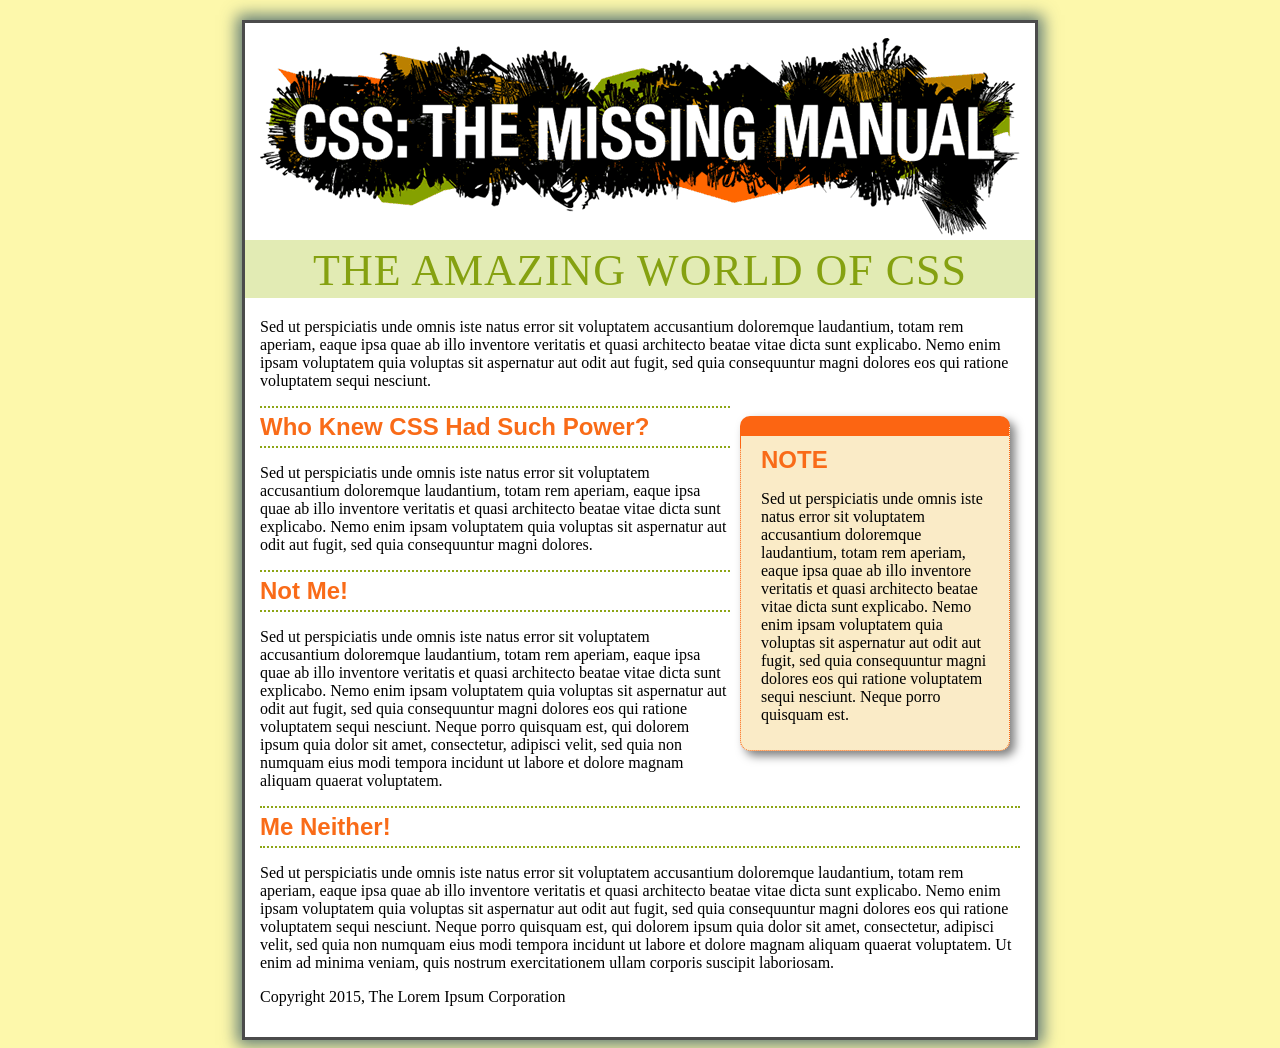
<file: ex06/index.html>
<!DOCTYPE html>
<html lang="en">
<head>
    <div id="banner"><img src="images/banner.png" width="760" height="198" alt="CSS: The Missing Manual">
  <meta charset="utf-8">
  <title>The Amazing World of CSS</title>
  <link rel="stylesheet" href="main.css">
</head>
<body>

  <h1>The Amazing World of CSS</h1>
  
  <p>Sed ut perspiciatis unde omnis iste natus error sit voluptatem accusantium doloremque laudantium, totam rem aperiam, eaque ipsa quae ab illo inventore veritatis et quasi architecto beatae vitae dicta sunt explicabo. Nemo enim ipsam voluptatem quia voluptas sit aspernatur aut odit aut fugit, sed quia consequuntur magni dolores eos qui ratione voluptatem sequi nesciunt.</p>

  <div class="sidebar">
    <h2>NOTE</h2>
    <p>Sed ut perspiciatis unde omnis iste natus error sit voluptatem accusantium doloremque laudantium, totam rem aperiam, eaque ipsa quae ab illo inventore veritatis et quasi architecto beatae vitae dicta sunt explicabo. Nemo enim ipsam voluptatem quia voluptas sit aspernatur aut odit aut fugit, sed quia consequuntur magni dolores eos qui ratione voluptatem sequi nesciunt. Neque porro quisquam est.</p>
  </div>
  <h2>Who Knew CSS Had Such Power?</h2>
  <p>Sed ut perspiciatis unde omnis iste natus error sit voluptatem accusantium doloremque laudantium, totam rem aperiam, eaque ipsa quae ab illo inventore veritatis et quasi architecto beatae vitae dicta sunt explicabo. Nemo enim ipsam voluptatem quia voluptas sit aspernatur aut odit aut fugit, sed quia consequuntur magni dolores.</p>

  <h2>Not Me!</h2>
  <p>Sed ut perspiciatis unde omnis iste natus error sit voluptatem accusantium doloremque laudantium, totam rem aperiam, eaque ipsa quae ab illo inventore veritatis et quasi architecto beatae vitae dicta sunt explicabo. Nemo enim ipsam voluptatem quia voluptas sit aspernatur aut odit aut fugit, sed quia consequuntur magni dolores eos qui ratione voluptatem sequi nesciunt. Neque porro quisquam est, qui dolorem ipsum quia dolor sit amet, consectetur, adipisci velit, sed quia non numquam eius modi tempora incidunt ut labore et dolore magnam aliquam quaerat voluptatem.</p>

  <h2>Me Neither!</h2>
  <p>Sed ut perspiciatis unde omnis iste natus error sit voluptatem accusantium doloremque laudantium, totam rem aperiam, eaque ipsa quae ab illo inventore veritatis et quasi architecto beatae vitae dicta sunt explicabo. Nemo enim ipsam voluptatem quia voluptas sit aspernatur aut odit aut fugit, sed quia consequuntur magni dolores eos qui ratione voluptatem sequi nesciunt. Neque porro quisquam est, qui dolorem ipsum quia dolor sit amet, consectetur, adipisci velit, sed quia non numquam eius modi tempora incidunt ut labore et dolore magnam aliquam quaerat voluptatem. Ut enim ad minima veniam, quis nostrum exercitationem ullam corporis suscipit laboriosam.</p>

  <p>Copyright 2015, The Lorem Ipsum Corporation</p>

</body>
</html>
</file>
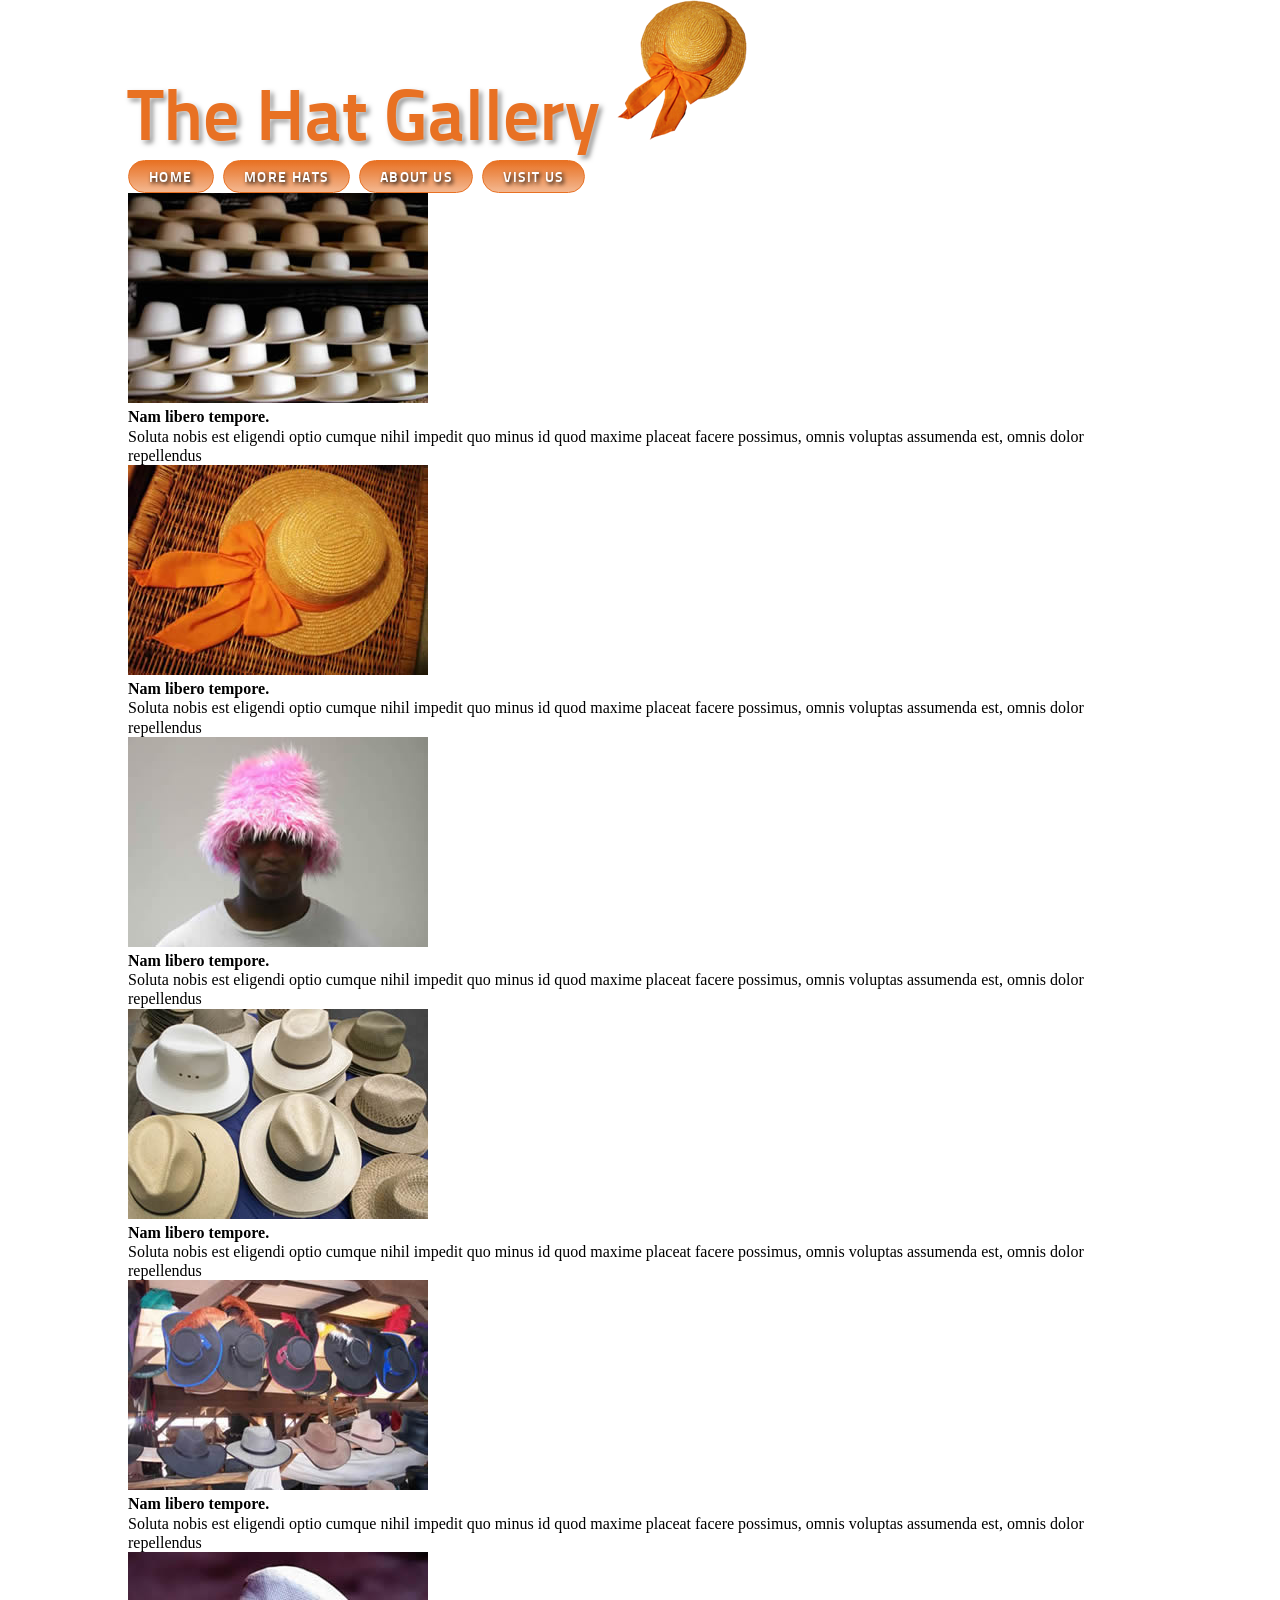
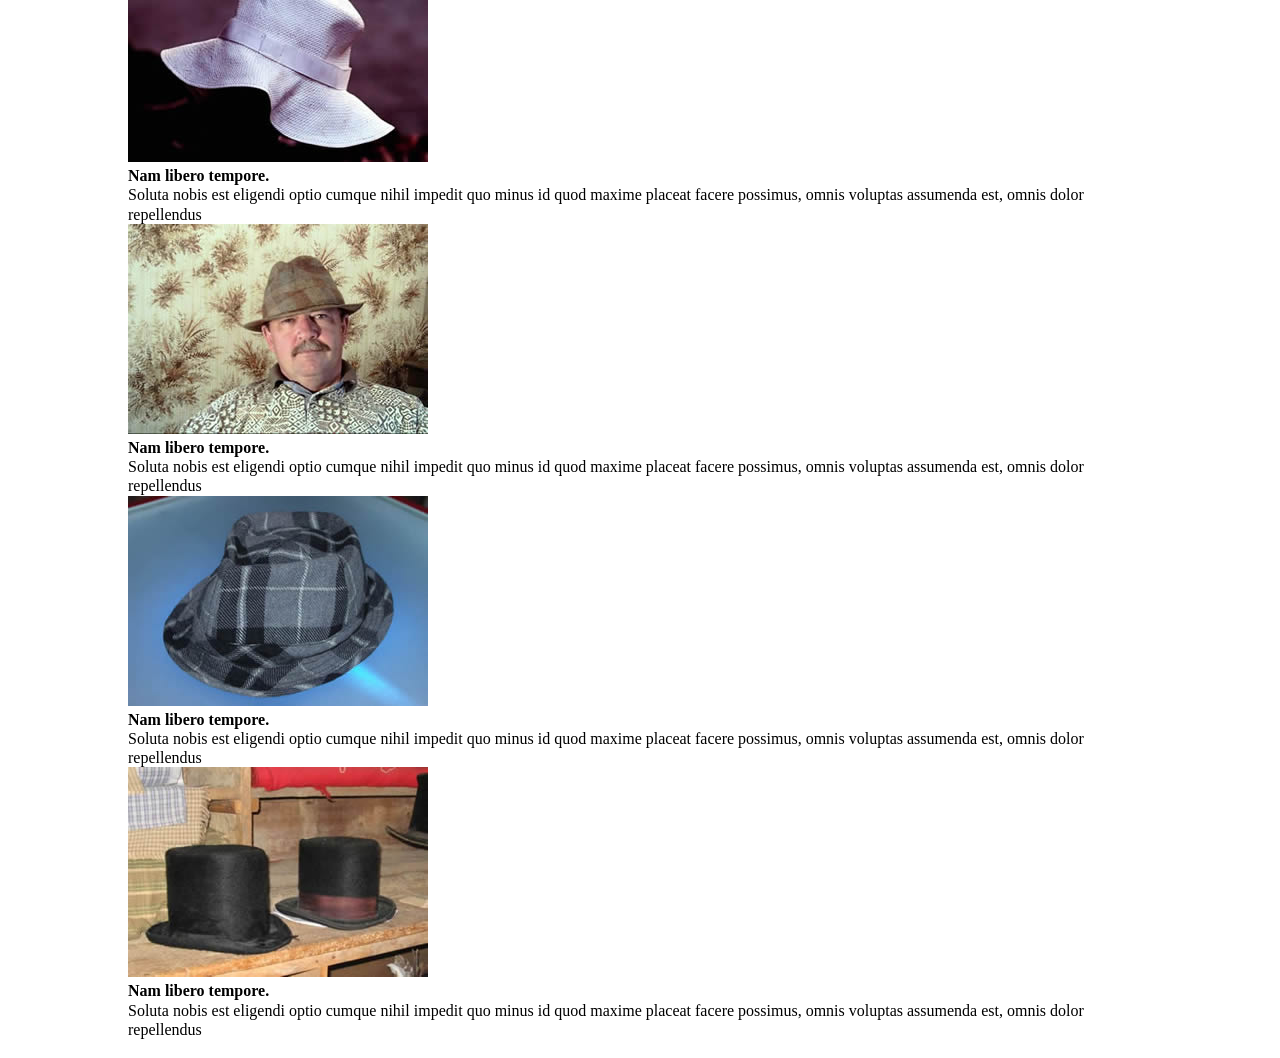
<file: 2026-06-15 ex07/2026-06-08 ex07/ex07/03_position_ex/index.html>
<!doctype html>
<html>
<head>
<meta charset="UTF-8">
<title>The Hat Gallery</title>
<link href="styles.css" rel="stylesheet">
</head>
<body>
<header>
<h1>The Hat Gallery <img src="images/hat.png" width="130" height="140" alt="The Hat Gallery" class="badge"></h1>
<nav>
	<ul>
		<li><a href="#">Home</a></li>
		<li><a href="#">More Hats</a></li>
		<li><a href="#">About Us</a></li>
		<li><a href="#">Visit Us</a></li>
	</ul>
</nav>
</header>
<div class="gallery">
<figure>
<img src="images/file00079963469.jpg" width="300" height="210" alt="Panama Hat">
<figcaption><strong>Nam libero tempore.</strong> Soluta nobis est eligendi optio cumque nihil impedit quo minus id quod maxime placeat facere possimus, omnis voluptas assumenda est, omnis dolor repellendus</figcaption>
</figure>
<figure>
<img src="images/file000308999292.jpg" width="300" height="210" alt="Bonnet">
<figcaption><strong>Nam libero tempore.</strong> Soluta nobis est eligendi optio cumque nihil impedit quo minus id quod maxime placeat facere possimus, omnis voluptas assumenda est, omnis dolor repellendus</figcaption>
</figure>
<figure>
<img src="images/file000330568599.jpg" width="300" height="210" alt="Pink hat">
<figcaption><strong>Nam libero tempore.</strong> Soluta nobis est eligendi optio cumque nihil impedit quo minus id quod maxime placeat facere possimus, omnis voluptas assumenda est, omnis dolor repellendus</figcaption>
</figure>
<figure>
<img src="images/file000550955311.jpg" width="300" height="210" alt="Variety">
<figcaption><strong>Nam libero tempore.</strong> Soluta nobis est eligendi optio cumque nihil impedit quo minus id quod maxime placeat facere possimus, omnis voluptas assumenda est, omnis dolor repellendus</figcaption>
</figure>
<figure>
<img src="images/file0001117960982.jpg" width="300" height="210" alt="Hat">
<figcaption><strong>Nam libero tempore.</strong> Soluta nobis est eligendi optio cumque nihil impedit quo minus id quod maxime placeat facere possimus, omnis voluptas assumenda est, omnis dolor repellendus</figcaption>
</figure>
<figure>
<img src="images/file0001425538258.jpg" width="300" height="210" alt="Another bonnet">
<figcaption><strong>Nam libero tempore.</strong> Soluta nobis est eligendi optio cumque nihil impedit quo minus id quod maxime placeat facere possimus, omnis voluptas assumenda est, omnis dolor repellendus</figcaption>
</figure>
<figure>
<img src="images/file00030009680.jpg" width="300" height="210" alt="Dude with hat">
<figcaption><strong>Nam libero tempore.</strong> Soluta nobis est eligendi optio cumque nihil impedit quo minus id quod maxime placeat facere possimus, omnis voluptas assumenda est, omnis dolor repellendus</figcaption>
</figure>
<figure>
<img src="images/file0001728857809.jpg" width="300" height="210" alt="Cool hat">
<figcaption><strong>Nam libero tempore.</strong> Soluta nobis est eligendi optio cumque nihil impedit quo minus id quod maxime placeat facere possimus, omnis voluptas assumenda est, omnis dolor repellendus</figcaption>
</figure>
<figure>
<img src="images/file0001757413591.jpg" width="300" height="210" alt="Top Hats">
<figcaption><strong>Nam libero tempore.</strong> Soluta nobis est eligendi optio cumque nihil impedit quo minus id quod maxime placeat facere possimus, omnis voluptas assumenda est, omnis dolor repellendus</figcaption>
</figure>
</div>
<footer>
<div class="copyright">
<p>Copyright 2015, The Hat Gallery</p>
</div>
</footer>
</body>
</html>
</file>
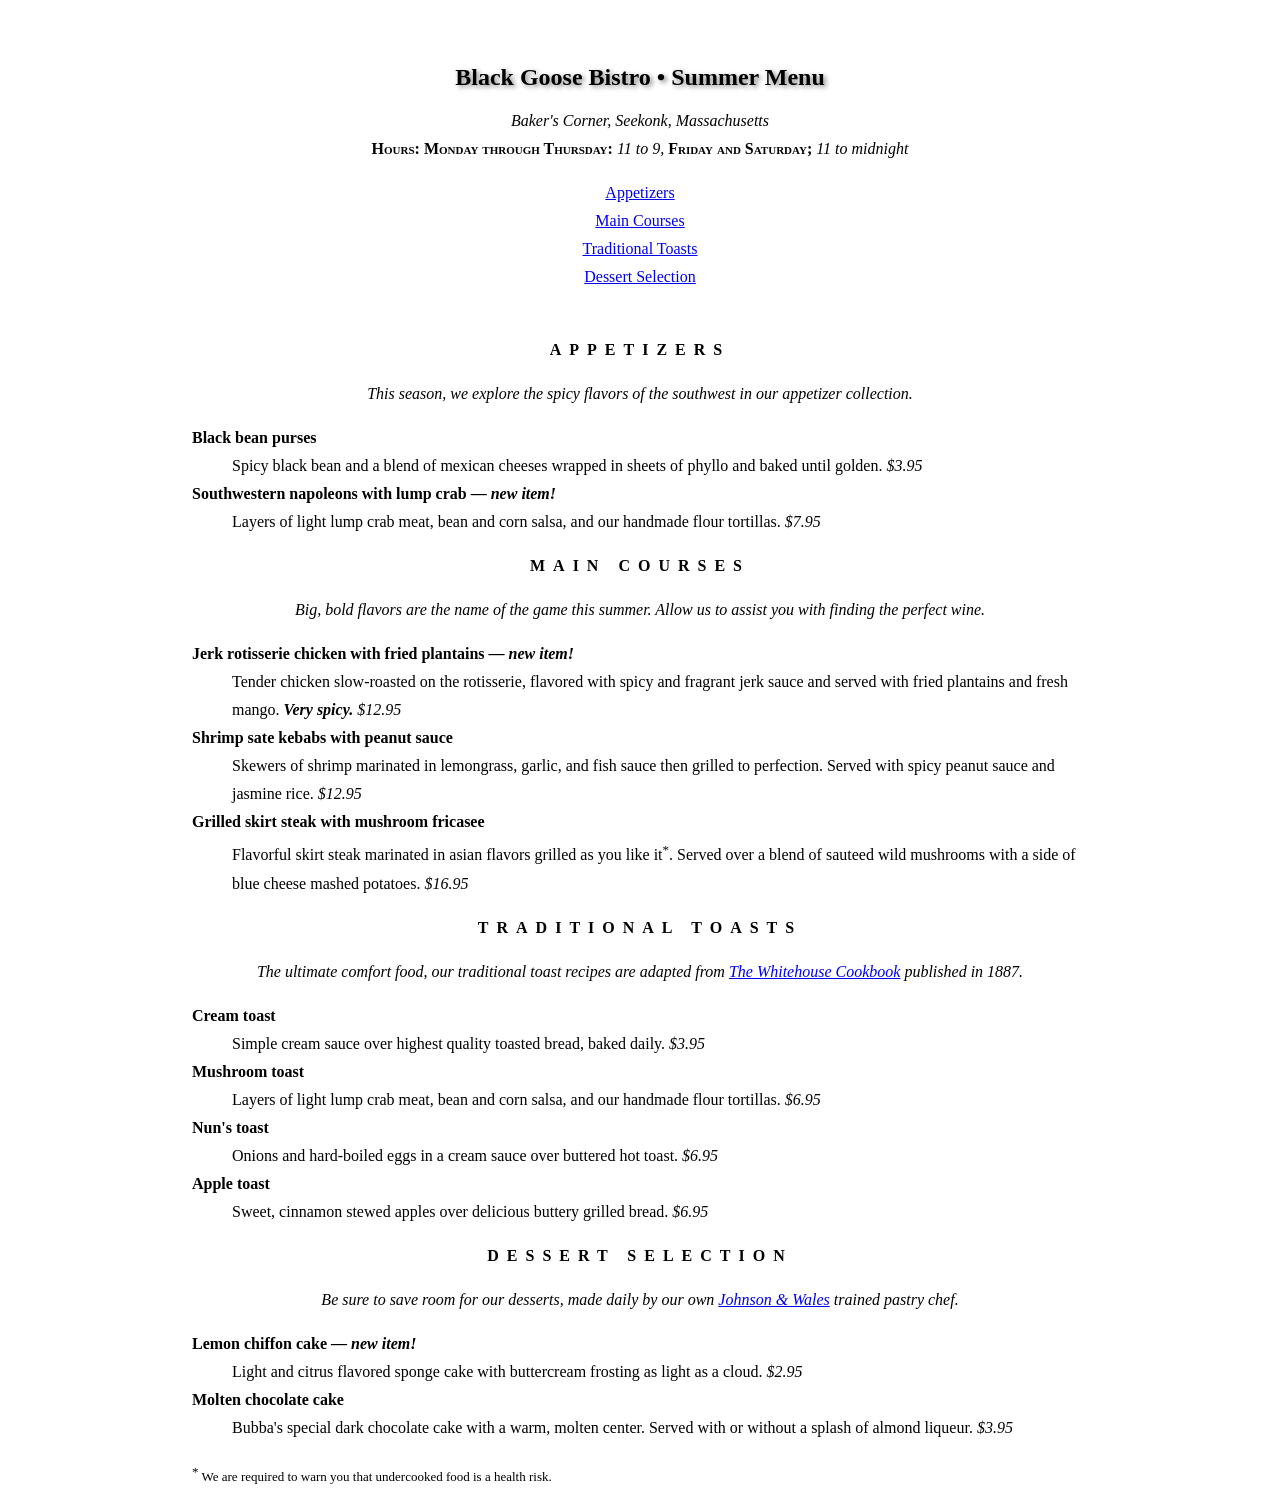
<file: bistro.html>
<!DOCTYPE html >
<html>

<head>
<meta charset="utf-8">
<title>Black Goose Bistro Summer Menu</title>
<link href='http://fonts.googleapis.com/css?family=Marko+One' rel='stylesheet' type='text/css'>
<style>
body {
  font-family: Georgia, serif;
  font-size: 100%;
  line-height: 175%;
  margin: 0 15% 0;
}
#header {
  margin-top: 0;
  padding: 3em 1em 2em 1em;
  text-align: center;
}
h1 {
  font: bold 1.5em Georgia, serif;
  text-shadow: .1em .1em .2em gray;
}
h2 {
  font-size: 1em;
  text-transform: uppercase;
  letter-spacing: .5em;
  text-align: center;
}
dt {
  font-weight: bold;
}
strong {
  font-style: italic;
}
ul {
	list-style-type: none;
	margin: 0;
	padding: 0;
}
#info p {
  font-style: italic;
}
.price {
  font-family: Georgia, serif;
  font-style: italic;
}
p.warning, sup {
  font-size: small;
}
.label {
  font-weight: bold;
  font-variant: small-caps;
  font-style: normal;
}

h2 + p {
  text-align: center;
  font-style: italic;
}


</style>
</head>

<body>

<div id="header">
<h1>Black Goose Bistro &bull; Summer Menu</h1>

<div id="info">
<p>Baker's Corner, Seekonk, Massachusetts<br>
<span class="label">Hours: Monday through Thursday:</span> 11 to 9, <span class="label">Friday and Saturday;</span> 11 to midnight</p>
<ul>
<li><a href="#appetizers">Appetizers</a></li>
<li><a href="#entrees">Main Courses</a></li>
<li><a href="#toast">Traditional Toasts</a></li>
<li><a href="#dessert">Dessert Selection</a></li>
</ul>
</div>
</div>

<div id="appetizers">
<h2>Appetizers</h2>
<p>This season, we explore the spicy flavors of the southwest in our appetizer collection.</p>

<dl>
<dt>Black bean purses</dt>
<dd>Spicy black bean and a blend of mexican cheeses wrapped in sheets of phyllo and baked until golden. <span class="price">$3.95</span></dd>

<dt class="newitem">Southwestern napoleons with lump crab &mdash; <strong>new item!</strong></dt>
<dd>Layers of light lump crab meat, bean and corn salsa, and our handmade flour tortillas. <span class="price">$7.95</span></dd>
</dl>
</div>

<div id="entrees">

<h2>Main courses</h2>
<p>Big, bold flavors are the name of the game this summer. Allow us to assist you with finding the perfect wine.</p>


<dl>

<dt class="newitem">Jerk rotisserie chicken with fried plantains &mdash; <strong>new item!</strong></dt>
<dd>Tender chicken slow-roasted on the rotisserie, flavored with spicy and fragrant jerk sauce and served with fried plantains and fresh mango. <strong>Very spicy.</strong> <span class="price">$12.95</span></dd>

<dt>Shrimp sate kebabs with peanut sauce</dt>
<dd>Skewers of shrimp marinated in lemongrass, garlic, and fish sauce then grilled to perfection. Served with spicy peanut sauce and jasmine rice. <span class="price">$12.95</span></dd>

<dt>Grilled skirt steak with mushroom fricasee</dt>
<dd>Flavorful skirt steak marinated in asian flavors grilled as you like it<sup>*</sup>. Served over a blend of sauteed wild mushrooms with a side of blue cheese mashed potatoes. <span class="price">$16.95</span></dd>
</dl>

</div>

<div id="toast">
<h2>Traditional Toasts</h2>
<p>The ultimate comfort food, our traditional toast recipes are adapted from <a href="http://www.gutenberg.org/files/13923/13923-h/13923-h.htm"><cite>The Whitehouse Cookbook</cite></a> published in 1887.</p>

<dl>
<dt>Cream toast</dt>
<dd>Simple cream sauce over highest quality toasted bread, baked daily. <span class="price">$3.95</span></dd>

<dt>Mushroom toast</dt>
<dd>Layers of light lump crab meat, bean and corn salsa, and our handmade flour tortillas. <span class="price">$6.95</span></dd>

<dt>Nun's toast</dt>
<dd>Onions and hard-boiled eggs in a cream sauce over buttered hot toast. <span class="price">$6.95</span></dd>

<dt>Apple toast</dt>
<dd>Sweet, cinnamon stewed apples over delicious buttery grilled bread. <span class="price">$6.95</span></dd>
</dl>
</div>

<div id="dessert">
<h2>Dessert Selection</h2>
<p>Be sure to save room for our desserts, made daily by our own <a href="http://www.jwu.edu/college.aspx?id=19510">Johnson & Wales</a> trained pastry chef.</p>

<dl>
<dt class="newitem">Lemon chiffon cake &mdash; <strong>new item!</strong></dt>
<dd>Light and citrus flavored sponge cake with buttercream frosting as light as a cloud. <span class="price">$2.95</span></dd>

<dt class="newitem">Molten chocolate cake</dt>
<dd>Bubba's special dark chocolate cake with a warm, molten center. Served with or without a splash of almond liqueur. <span class="price">$3.95</span></dd>
</dl>
</div>

<p class="warning"><sup>*</sup> We are required to warn you that undercooked food is a health risk.</p>

</body>
</html>
</file>
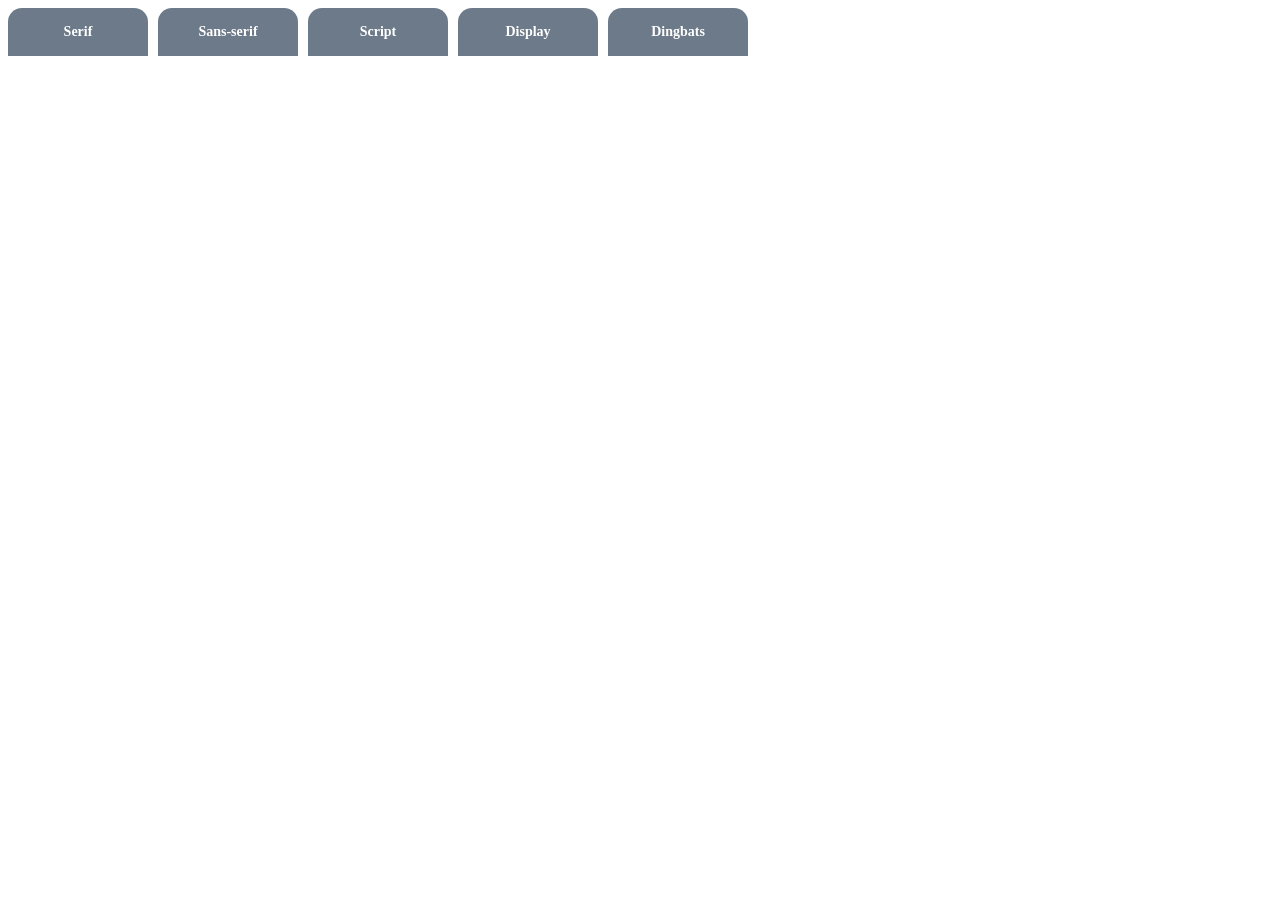
<file: menu.html>
<!DOCTYPE html>
<html>
    <head>
        <meta charset="UTF-8">
        <title>選單設計</title>
        <style> 
            ul {
    list-style-type: none;
    margin: 0;
    padding: 0;
    overflow: hidden;
    display: flex;
  }

  ul li {
    float: left;
  }

  ul li a {
    display: block;
    width: 120px;
    padding: 16px 10px;
    text-align: center;
    color: white;
    background-color: #6c7a89;
    text-decoration: none;
    font-weight: bold;
    border-radius: 14px 14px 0 0;
    margin-right: 10px;
    font-size: 14px;
  }

  ul li a:hover {
    background-color: #5a6678;
  }
</style>

    </head>

    <body>
        <ul>
            <li><a href="#">Serif</a></li>
            <li><a href="#">Sans-serif</a></li>
            <li><a href="#">Script</a></li>
            <li><a href="#">Display</a></li>
            <li><a href="#">Dingbats</a></li>
        </ul>
    </body>
</html>
</file>
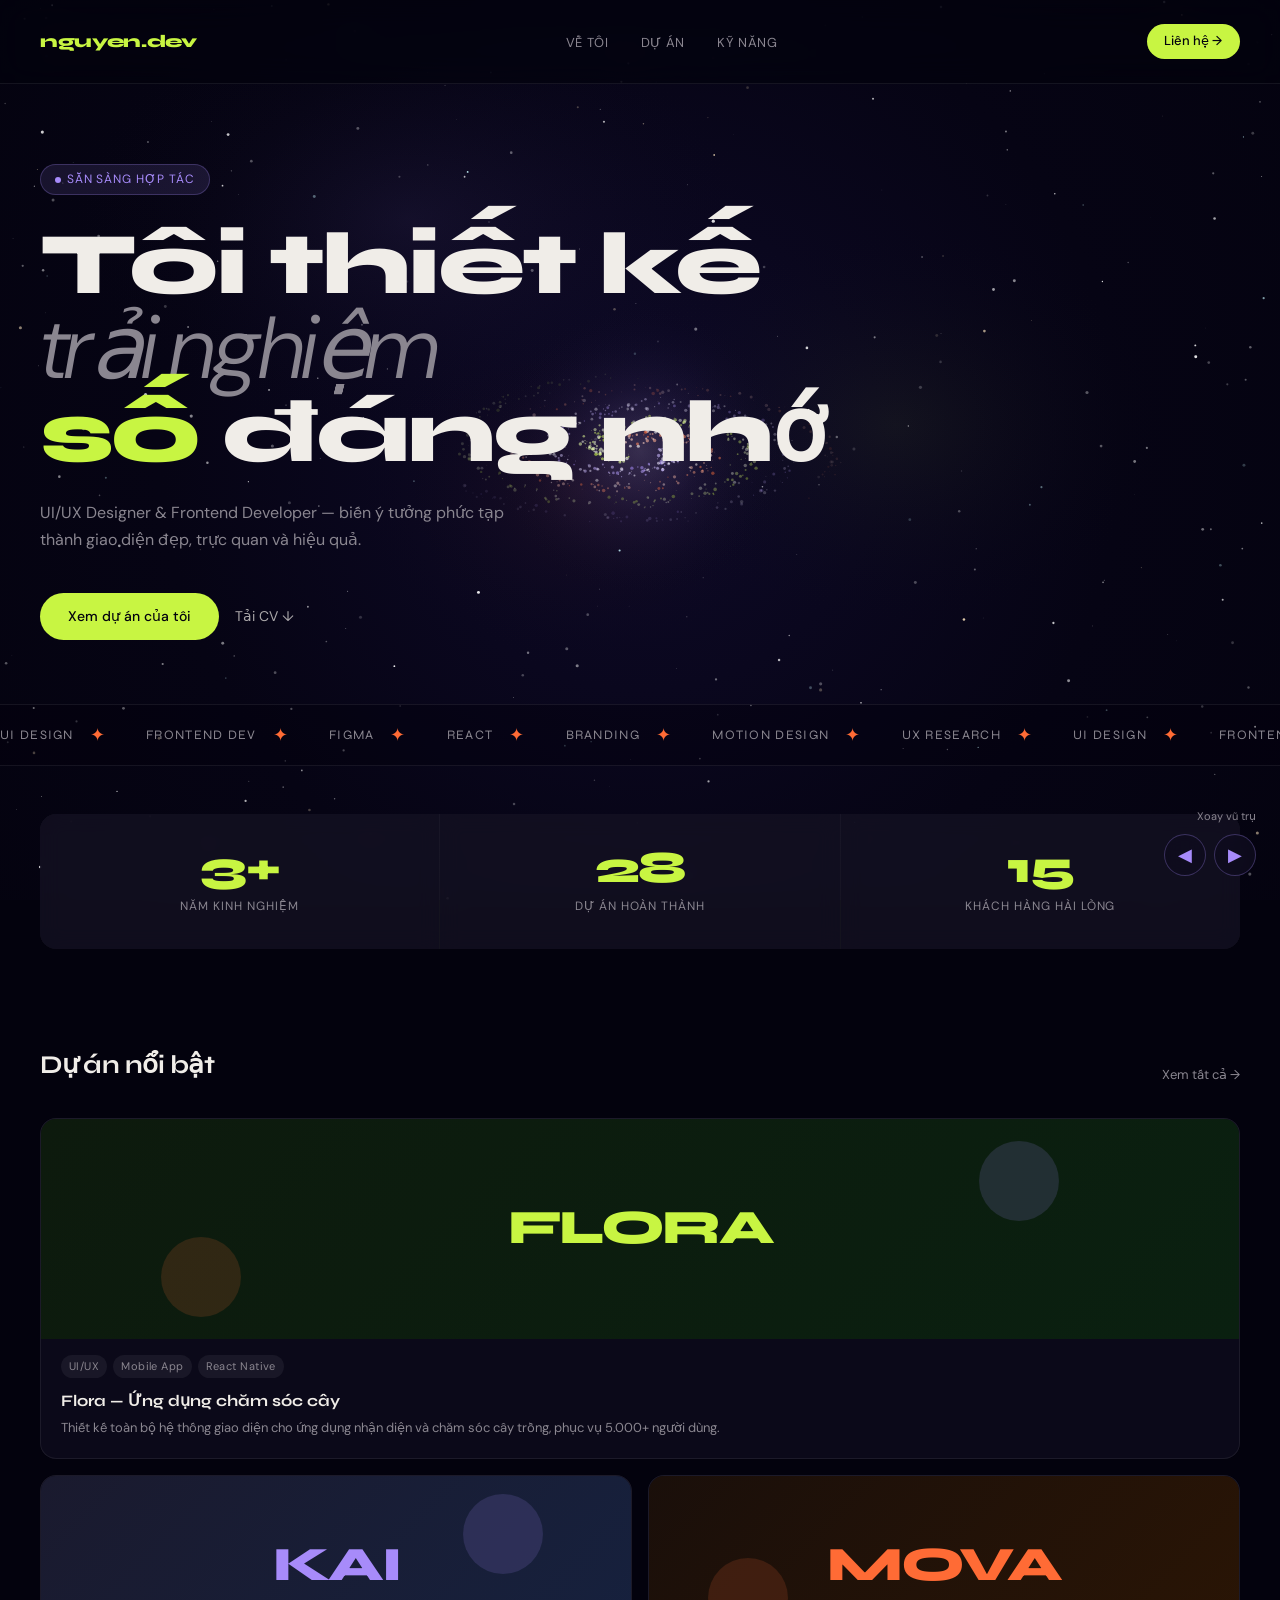
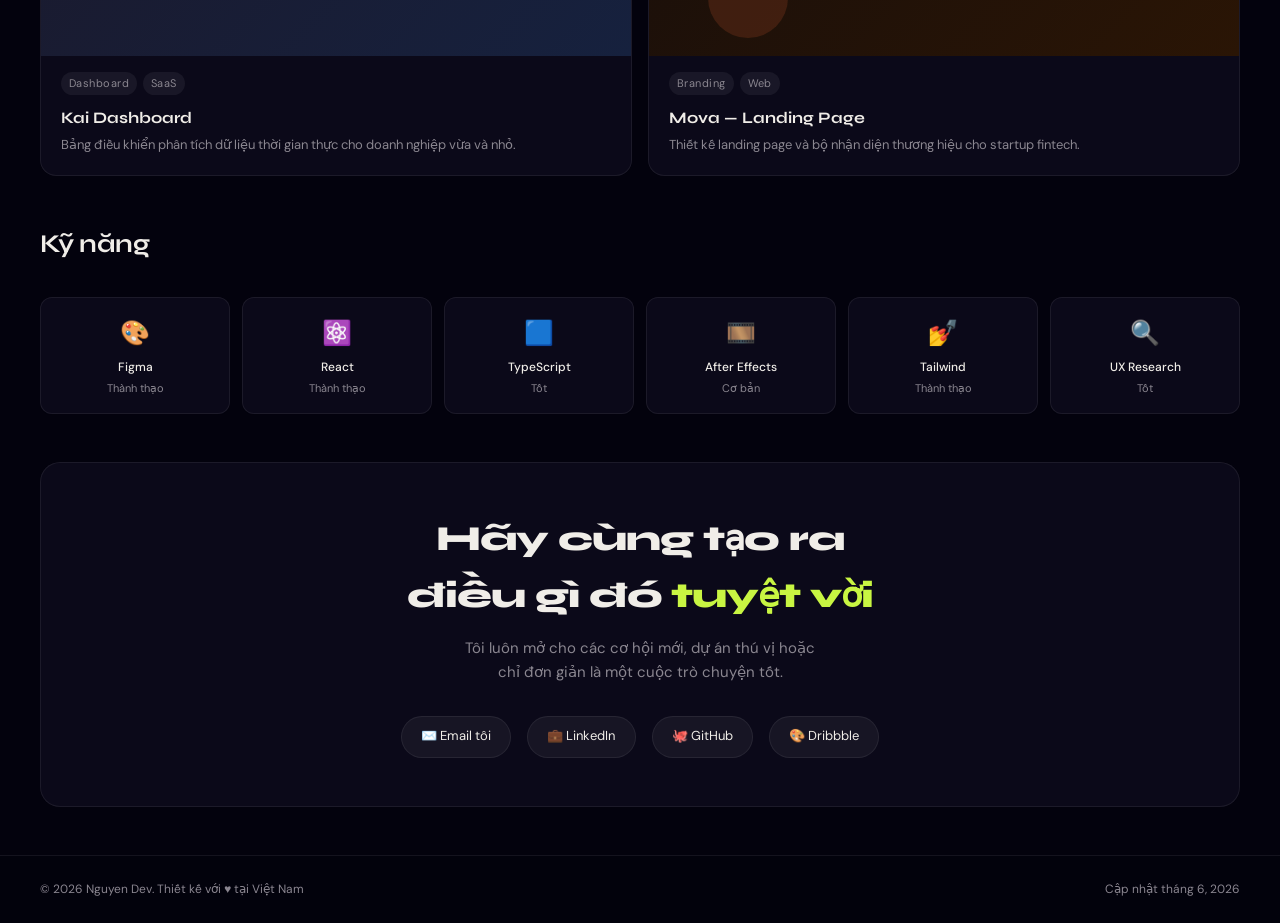
<file: website.html>
<!DOCTYPE html>
<html lang="vi">
<head>
<meta charset="UTF-8">
<meta name="viewport" content="width=device-width, initial-scale=1.0">
<title>Portfolio</title>
<link href="https://fonts.googleapis.com/css2?family=Syne:wght@400;700;800&family=DM+Sans:ital,wght@0,300;0,400;1,300&display=swap" rel="stylesheet">
<style>
  *, *::before, *::after { margin: 0; padding: 0; box-sizing: border-box; }
  :root {
    --bg: #03020d;
    --text: #f0ede8;
    --muted: #8a8690;
    --accent1: #c8f542;
    --accent2: #ff6b35;
    --accent3: #a78bfa;
    --card: rgba(15,12,30,0.75);
    --border: rgba(255,255,255,0.07);
  }
  html { scroll-behavior: smooth; }
  body { background: var(--bg); color: var(--text); font-family: 'DM Sans', sans-serif; font-size: 15px; line-height: 1.6; overflow-x: hidden; }
 
  /* ===== UNIVERSE CANVAS ===== */
  #universe { position: fixed; inset: 0; z-index: 0; pointer-events: none; }
 
  /* ===== CONTENT LAYER ===== */
  .page { position: relative; z-index: 1; }
 
  /* NAV */
  nav { display: flex; justify-content: space-between; align-items: center; padding: 1.5rem 2.5rem; border-bottom: 1px solid var(--border); position: sticky; top: 0; background: rgba(3,2,13,0.6); backdrop-filter: blur(16px); z-index: 100; }
  .nav-logo { font-family: 'Syne', sans-serif; font-weight: 800; font-size: 1.1rem; letter-spacing: -0.02em; color: var(--accent1); }
  .nav-links { display: flex; gap: 2rem; list-style: none; }
  .nav-links a { color: var(--muted); text-decoration: none; font-size: 13px; letter-spacing: 0.05em; text-transform: uppercase; transition: color 0.2s; }
  .nav-links a:hover { color: var(--text); }
  .nav-cta { background: var(--accent1); color: #03020d; padding: 0.45rem 1.1rem; border-radius: 100px; font-size: 13px; font-weight: 500; text-decoration: none; transition: opacity 0.2s; }
  .nav-cta:hover { opacity: 0.85; }
 
  /* HERO */
  .hero { padding: 5rem 2.5rem 4rem; position: relative; }
  .hero-tag { display: inline-flex; align-items: center; gap: 6px; background: rgba(167,139,250,0.12); border: 1px solid rgba(167,139,250,0.25); color: var(--accent3); font-size: 12px; letter-spacing: 0.08em; text-transform: uppercase; padding: 0.3rem 0.85rem; border-radius: 100px; margin-bottom: 1.75rem; }
  .hero-tag::before { content: ''; width: 6px; height: 6px; border-radius: 50%; background: var(--accent3); animation: blink 2s ease-in-out infinite; }
  @keyframes blink { 0%,100%{opacity:1} 50%{opacity:0.3} }
  .hero h1 { font-family: 'Syne', sans-serif; font-size: clamp(3rem, 7vw, 5.5rem); font-weight: 800; line-height: 0.95; letter-spacing: -0.03em; margin-bottom: 1.5rem; }
  .hero h1 em { font-style: italic; font-family: 'DM Sans', sans-serif; font-weight: 300; color: var(--muted); }
  .hero h1 .highlight { color: var(--accent1); }
  .hero-sub { max-width: 480px; color: var(--muted); font-size: 16px; line-height: 1.7; margin-bottom: 2.5rem; }
  .hero-actions { display: flex; gap: 1rem; align-items: center; flex-wrap: wrap; }
  .btn-primary { background: var(--accent1); color: #03020d; padding: 0.75rem 1.75rem; border-radius: 100px; font-weight: 500; text-decoration: none; font-size: 14px; transition: opacity 0.2s; display: inline-block; }
  .btn-primary:hover { opacity: 0.85; }
  .btn-ghost { color: var(--text); text-decoration: none; font-size: 14px; display: inline-flex; align-items: center; gap: 6px; opacity: 0.7; transition: opacity 0.2s; }
  .btn-ghost:hover { opacity: 1; }
 
  /* MARQUEE */
  .marquee-wrap { border-top: 1px solid var(--border); border-bottom: 1px solid var(--border); padding: 1rem 0; overflow: hidden; background: rgba(3,2,13,0.4); }
  .marquee-track { display: flex; gap: 2.5rem; width: max-content; animation: marquee 18s linear infinite; }
  .marquee-item { font-family: 'Syne', sans-serif; font-size: 13px; letter-spacing: 0.1em; text-transform: uppercase; color: var(--muted); white-space: nowrap; display: flex; align-items: center; gap: 1rem; }
  .marquee-item span { color: var(--accent2); font-size: 18px; }
  @keyframes marquee { from { transform: translateX(0); } to { transform: translateX(-50%); } }
 
  /* STATS */
  .stats { display: grid; grid-template-columns: repeat(3, 1fr); gap: 1px; background: var(--border); margin: 3rem 2.5rem; border-radius: 16px; overflow: hidden; }
  .stat { background: var(--card); backdrop-filter: blur(10px); padding: 2rem 1.5rem; text-align: center; }
  .stat-num { font-family: 'Syne', sans-serif; font-size: 2.8rem; font-weight: 800; letter-spacing: -0.04em; color: var(--accent1); line-height: 1; }
  .stat-label { font-size: 12px; color: var(--muted); text-transform: uppercase; letter-spacing: 0.08em; margin-top: 0.4rem; }
 
  /* WORK */
  .section { padding: 3rem 2.5rem; }
  .section-header { display: flex; justify-content: space-between; align-items: flex-end; margin-bottom: 2rem; }
  .section-title { font-family: 'Syne', sans-serif; font-size: 1.6rem; font-weight: 700; letter-spacing: -0.02em; }
  .section-link { font-size: 13px; color: var(--muted); text-decoration: none; display: flex; align-items: center; gap: 5px; transition: color 0.2s; }
  .section-link:hover { color: var(--accent1); }
  .projects-grid { display: grid; grid-template-columns: 1fr 1fr; gap: 1rem; }
  .project-card { background: var(--card); backdrop-filter: blur(10px); border: 1px solid var(--border); border-radius: 16px; overflow: hidden; cursor: pointer; transition: border-color 0.2s, transform 0.2s; }
  .project-card:hover { border-color: rgba(199,245,66,0.3); transform: translateY(-2px); }
  .project-card.large { grid-column: span 2; }
  .project-thumb { height: 180px; display: flex; align-items: center; justify-content: center; font-family: 'Syne', sans-serif; font-size: 3rem; font-weight: 800; letter-spacing: -0.05em; position: relative; overflow: hidden; }
  .project-card.large .project-thumb { height: 220px; }
  .thumb-a { background: linear-gradient(135deg, #1a1a2e 0%, #16213e 100%); color: var(--accent3); }
  .thumb-b { background: linear-gradient(135deg, #1a0f0a 0%, #2a1505 100%); color: var(--accent2); }
  .thumb-c { background: linear-gradient(135deg, #0d1a0d 0%, #0a2010 100%); color: var(--accent1); }
  .thumb-dot { position: absolute; width: 80px; height: 80px; border-radius: 50%; opacity: 0.15; }
  .thumb-dot1 { background: var(--accent3); top: 10%; right: 15%; }
  .thumb-dot2 { background: var(--accent2); bottom: 10%; left: 10%; }
  .project-info { padding: 1rem 1.25rem 1.25rem; }
  .project-tags { display: flex; gap: 6px; flex-wrap: wrap; margin-bottom: 0.6rem; }
  .tag { font-size: 11px; padding: 3px 8px; border-radius: 100px; background: rgba(255,255,255,0.06); color: var(--muted); letter-spacing: 0.04em; }
  .project-name { font-family: 'Syne', sans-serif; font-size: 1rem; font-weight: 700; margin-bottom: 0.3rem; }
  .project-desc { font-size: 13px; color: var(--muted); line-height: 1.5; }
 
  /* SKILLS */
  .skills-grid { display: grid; grid-template-columns: repeat(auto-fit, minmax(130px, 1fr)); gap: 0.75rem; }
  .skill-pill { background: var(--card); backdrop-filter: blur(10px); border: 1px solid var(--border); border-radius: 12px; padding: 1rem; text-align: center; transition: border-color 0.2s; }
  .skill-pill:hover { border-color: rgba(199,245,66,0.3); }
  .skill-icon { font-size: 1.5rem; margin-bottom: 0.4rem; }
  .skill-name { font-size: 12px; font-weight: 500; }
  .skill-level { font-size: 11px; color: var(--muted); margin-top: 2px; }
 
  /* CONTACT */
  .contact-block { background: var(--card); backdrop-filter: blur(12px); border: 1px solid var(--border); border-radius: 20px; padding: 3rem 2rem; text-align: center; margin: 0 2.5rem 3rem; position: relative; overflow: hidden; }
  .contact-block h2 { font-family: 'Syne', sans-serif; font-size: 2.2rem; font-weight: 800; letter-spacing: -0.03em; margin-bottom: 0.75rem; }
  .contact-block p { color: var(--muted); max-width: 360px; margin: 0 auto 2rem; font-size: 15px; }
  .contact-links { display: flex; justify-content: center; gap: 1rem; flex-wrap: wrap; }
  .contact-link { display: inline-flex; align-items: center; gap: 8px; background: rgba(255,255,255,0.05); border: 1px solid var(--border); border-radius: 100px; padding: 0.6rem 1.2rem; font-size: 13px; color: var(--text); text-decoration: none; transition: background 0.2s, border-color 0.2s; }
  .contact-link:hover { background: rgba(255,255,255,0.09); border-color: rgba(255,255,255,0.15); }
 
  /* FOOTER */
  footer { padding: 1.5rem 2.5rem; border-top: 1px solid var(--border); display: flex; justify-content: space-between; align-items: center; background: rgba(3,2,13,0.5); }
  footer p { font-size: 12px; color: var(--muted); }
 
  /* CONTROLS */
  .controls { position: fixed; bottom: 1.5rem; right: 1.5rem; z-index: 200; display: flex; flex-direction: column; gap: 8px; align-items: flex-end; }
  .ctrl-btn { background: rgba(15,12,30,0.85); backdrop-filter: blur(10px); border: 1px solid rgba(167,139,250,0.3); color: var(--accent3); font-size: 18px; width: 42px; height: 42px; border-radius: 50%; cursor: pointer; display: flex; align-items: center; justify-content: center; transition: background 0.2s, border-color 0.2s; user-select: none; }
  .ctrl-btn:hover { background: rgba(167,139,250,0.15); border-color: rgba(167,139,250,0.6); }
  .ctrl-label { font-size: 11px; color: var(--muted); text-align: right; }
</style>
</head>
<body>
 
<canvas id="universe"></canvas>
 
<div class="page">
  <nav>
    <div class="nav-logo">nguyen.dev</div>
    <ul class="nav-links">
      <li><a href="#">Về tôi</a></li>
      <li><a href="#">Dự án</a></li>
      <li><a href="#">Kỹ năng</a></li>
    </ul>
    <a href="#" class="nav-cta">Liên hệ →</a>
  </nav>
 
  <section class="hero">
    <div class="hero-tag">Sẵn sàng hợp tác</div>
    <h1>
      Tôi thiết kế<br>
      <em>trải nghiệm</em><br>
      <span class="highlight">số</span> đáng nhớ
    </h1>
    <p class="hero-sub">UI/UX Designer & Frontend Developer — biến ý tưởng phức tạp thành giao diện đẹp, trực quan và hiệu quả.</p>
    <div class="hero-actions">
      <a href="#" class="btn-primary">Xem dự án của tôi</a>
      <a href="#" class="btn-ghost">Tải CV ↓</a>
    </div>
  </section>
 
  <div class="marquee-wrap">
    <div class="marquee-track">
      <div class="marquee-item">UI Design <span>✦</span></div>
      <div class="marquee-item">Frontend Dev <span>✦</span></div>
      <div class="marquee-item">Figma <span>✦</span></div>
      <div class="marquee-item">React <span>✦</span></div>
      <div class="marquee-item">Branding <span>✦</span></div>
      <div class="marquee-item">Motion Design <span>✦</span></div>
      <div class="marquee-item">UX Research <span>✦</span></div>
      <div class="marquee-item">UI Design <span>✦</span></div>
      <div class="marquee-item">Frontend Dev <span>✦</span></div>
      <div class="marquee-item">Figma <span>✦</span></div>
      <div class="marquee-item">React <span>✦</span></div>
      <div class="marquee-item">Branding <span>✦</span></div>
      <div class="marquee-item">Motion Design <span>✦</span></div>
      <div class="marquee-item">UX Research <span>✦</span></div>
    </div>
  </div>
 
  <div class="stats">
    <div class="stat"><div class="stat-num">3+</div><div class="stat-label">Năm kinh nghiệm</div></div>
    <div class="stat"><div class="stat-num">28</div><div class="stat-label">Dự án hoàn thành</div></div>
    <div class="stat"><div class="stat-num">15</div><div class="stat-label">Khách hàng hài lòng</div></div>
  </div>
 
  <section class="section">
    <div class="section-header">
      <div class="section-title">Dự án nổi bật</div>
      <a href="#" class="section-link">Xem tất cả →</a>
    </div>
    <div class="projects-grid">
      <div class="project-card large">
        <div class="project-thumb thumb-c">
          <div class="thumb-dot thumb-dot1"></div>
          <div class="thumb-dot thumb-dot2"></div>
          FLORA
        </div>
        <div class="project-info">
          <div class="project-tags"><span class="tag">UI/UX</span><span class="tag">Mobile App</span><span class="tag">React Native</span></div>
          <div class="project-name">Flora — Ứng dụng chăm sóc cây</div>
          <div class="project-desc">Thiết kế toàn bộ hệ thống giao diện cho ứng dụng nhận diện và chăm sóc cây trồng, phục vụ 5.000+ người dùng.</div>
        </div>
      </div>
      <div class="project-card">
        <div class="project-thumb thumb-a"><div class="thumb-dot thumb-dot1"></div>KAI</div>
        <div class="project-info">
          <div class="project-tags"><span class="tag">Dashboard</span><span class="tag">SaaS</span></div>
          <div class="project-name">Kai Dashboard</div>
          <div class="project-desc">Bảng điều khiển phân tích dữ liệu thời gian thực cho doanh nghiệp vừa và nhỏ.</div>
        </div>
      </div>
      <div class="project-card">
        <div class="project-thumb thumb-b"><div class="thumb-dot thumb-dot2"></div>MOVA</div>
        <div class="project-info">
          <div class="project-tags"><span class="tag">Branding</span><span class="tag">Web</span></div>
          <div class="project-name">Mova — Landing Page</div>
          <div class="project-desc">Thiết kế landing page và bộ nhận diện thương hiệu cho startup fintech.</div>
        </div>
      </div>
    </div>
  </section>
 
  <section class="section" style="padding-top:0;">
    <div class="section-header"><div class="section-title">Kỹ năng</div></div>
    <div class="skills-grid">
      <div class="skill-pill"><div class="skill-icon">🎨</div><div class="skill-name">Figma</div><div class="skill-level">Thành thạo</div></div>
      <div class="skill-pill"><div class="skill-icon">⚛️</div><div class="skill-name">React</div><div class="skill-level">Thành thạo</div></div>
      <div class="skill-pill"><div class="skill-icon">🟦</div><div class="skill-name">TypeScript</div><div class="skill-level">Tốt</div></div>
      <div class="skill-pill"><div class="skill-icon">🎞️</div><div class="skill-name">After Effects</div><div class="skill-level">Cơ bản</div></div>
      <div class="skill-pill"><div class="skill-icon">💅</div><div class="skill-name">Tailwind</div><div class="skill-level">Thành thạo</div></div>
      <div class="skill-pill"><div class="skill-icon">🔍</div><div class="skill-name">UX Research</div><div class="skill-level">Tốt</div></div>
    </div>
  </section>
 
  <div class="contact-block">
    <h2>Hãy cùng tạo ra<br>điều gì đó <span style="color:var(--accent1)">tuyệt vời</span></h2>
    <p>Tôi luôn mở cho các cơ hội mới, dự án thú vị hoặc chỉ đơn giản là một cuộc trò chuyện tốt.</p>
    <div class="contact-links">
      <a href="#" class="contact-link">✉️ Email tôi</a>
      <a href="#" class="contact-link">💼 LinkedIn</a>
      <a href="#" class="contact-link">🐙 GitHub</a>
      <a href="#" class="contact-link">🎨 Dribbble</a>
    </div>
  </div>
 
  <footer>
    <p>© 2026 Nguyen Dev. Thiết kế với ♥ tại Việt Nam</p>
    <p>Cập nhật tháng 6, 2026</p>
  </footer>
</div>
 
<!-- Controls -->
<div class="controls">
  <div class="ctrl-label">Xoay vũ trụ</div>
  <div style="display:flex;gap:8px;">
    <button class="ctrl-btn" id="btn-left" title="Xoay trái">◀</button>
    <button class="ctrl-btn" id="btn-right" title="Xoay phải">▶</button>
  </div>
</div>
 
<script>
const canvas = document.getElementById('universe');
const ctx = canvas.getContext('2d');
 
let W, H, cx, cy;
let galaxyAngle = 0;
let rotationSpeed = 0;
let targetSpeed = 0;
const BASE_DRIFT = 0.0003;
 
function resize() {
  W = canvas.width = window.innerWidth;
  H = canvas.height = window.innerHeight;
  cx = W / 2; cy = H / 2;
  initStars();
  initNebula();
}
 
// Stars
const STAR_COUNT = 320;
const stars = [];
function initStars() {
  stars.length = 0;
  for (let i = 0; i < STAR_COUNT; i++) {
    stars.push({
      x: Math.random() * W,
      y: Math.random() * H,
      r: Math.random() * 1.4 + 0.2,
      alpha: Math.random() * 0.7 + 0.3,
      twinkleSpeed: Math.random() * 0.02 + 0.005,
      twinkleOffset: Math.random() * Math.PI * 2,
      color: Math.random() < 0.15 ? '#c8f8ff' : Math.random() < 0.1 ? '#ffe8c0' : '#ffffff'
    });
  }
}
 
// Galaxy arms
const ARM_COUNT = 3;
const GALAXY_PARTICLES = 900;
const galaxy = [];
function initGalaxy() {
  galaxy.length = 0;
  for (let i = 0; i < GALAXY_PARTICLES; i++) {
    const arm = Math.floor(Math.random() * ARM_COUNT);
    const t = Math.random();
    const armAngle = (arm / ARM_COUNT) * Math.PI * 2;
    const spread = (Math.random() - 0.5) * 0.55;
    const angle = armAngle + t * Math.PI * 2.8 + spread;
    const dist = t * 0.42 + 0.04 + Math.random() * 0.04;
    const jitter = (Math.random() - 0.5) * 0.018;
    const alpha = (1 - t) * 0.55 + 0.08;
    const hue = arm === 0 ? [167,139,250] : arm === 1 ? [200,245,66] : [255,107,53];
    const mix = Math.random();
    const r2 = Math.round(hue[0] * mix + 255 * (1 - mix));
    const g2 = Math.round(hue[1] * mix + 255 * (1 - mix));
    const b2 = Math.round(hue[2] * mix + 255 * (1 - mix));
    galaxy.push({ angle, dist, jitter, alpha, r: r2, g: g2, b: b2, size: Math.random() * 1.5 + 0.3 });
  }
}
 
// Nebula clouds
const nebulas = [];
function initNebula() {
  nebulas.length = 0;
  const configs = [
    { dx: -0.18, dy: -0.12, rx: 0.28, ry: 0.18, color: [167,139,250], alpha: 0.07 },
    { dx:  0.20, dy:  0.15, rx: 0.22, ry: 0.16, color: [200,245,66],  alpha: 0.05 },
    { dx: -0.05, dy:  0.20, rx: 0.18, ry: 0.14, color: [255,107,53],  alpha: 0.055 },
  ];
  configs.forEach(c => nebulas.push(c));
}
 
initGalaxy();
 
let t = 0;
function draw() {
  ctx.clearRect(0, 0, W, H);
 
  // Deep space gradient
  const bg = ctx.createRadialGradient(cx, cy, 0, cx, cy, Math.max(W, H) * 0.75);
  bg.addColorStop(0, 'rgba(14,10,40,1)');
  bg.addColorStop(0.5, 'rgba(6,4,20,1)');
  bg.addColorStop(1, 'rgba(3,2,13,1)');
  ctx.fillStyle = bg;
  ctx.fillRect(0, 0, W, H);
 
  // Nebula
  nebulas.forEach(n => {
    const nx = cx + n.dx * W;
    const ny = cy + n.dy * H;
    const grad = ctx.createRadialGradient(nx, ny, 0, nx, ny, n.rx * W);
    grad.addColorStop(0, `rgba(${n.color[0]},${n.color[1]},${n.color[2]},${n.alpha})`);
    grad.addColorStop(1, 'rgba(0,0,0,0)');
    ctx.save();
    ctx.scale(1, n.ry / n.rx);
    ctx.fillStyle = grad;
    ctx.fillRect(0, 0, W, H * (n.rx / n.ry));
    ctx.restore();
  });
 
  // Stars twinkle
  t += 0.016;
  stars.forEach(s => {
    const a = s.alpha * (0.7 + 0.3 * Math.sin(t * s.twinkleSpeed * 60 + s.twinkleOffset));
    ctx.beginPath();
    ctx.arc(s.x, s.y, s.r, 0, Math.PI * 2);
    ctx.globalAlpha = a;
    ctx.fillStyle = s.color;
    ctx.fill();
    ctx.globalAlpha = 1;
  });
 
  // Galaxy center glow
  const gGlow = ctx.createRadialGradient(cx, cy, 0, cx, cy, W * 0.12);
  gGlow.addColorStop(0, 'rgba(220,200,255,0.18)');
  gGlow.addColorStop(0.4, 'rgba(180,150,255,0.06)');
  gGlow.addColorStop(1, 'rgba(0,0,0,0)');
  ctx.fillStyle = gGlow;
  ctx.fillRect(0, 0, W, H);
 
  // Galaxy particles
  const galR = Math.min(W, H) * 0.46;
  galaxyAngle += rotationSpeed + BASE_DRIFT;
  rotationSpeed += (targetSpeed - rotationSpeed) * 0.06;
 
  galaxy.forEach(p => {
    const a = p.angle + galaxyAngle;
    const px = cx + Math.cos(a) * p.dist * galR + p.jitter * galR;
    const py = cy + Math.sin(a) * p.dist * galR * 0.38 + p.jitter * galR;
    ctx.beginPath();
    ctx.arc(px, py, p.size, 0, Math.PI * 2);
    ctx.fillStyle = `rgba(${p.r},${p.g},${p.b},${p.alpha})`;
    ctx.fill();
  });
 
  requestAnimationFrame(draw);
}
 
window.addEventListener('resize', resize);
resize();
draw();
 
// Controls
const btnLeft = document.getElementById('btn-left');
const btnRight = document.getElementById('btn-right');
let holdLeft = false, holdRight = false;
 
function startLeft()  { holdLeft = true; targetSpeed = -0.012; }
function startRight() { holdRight = true; targetSpeed = 0.012; }
function stopLeft()   { holdLeft = false; if (!holdRight) targetSpeed = 0; }
function stopRight()  { holdRight = false; if (!holdLeft) targetSpeed = 0; }
 
btnLeft.addEventListener('mousedown', startLeft);
btnLeft.addEventListener('touchstart', e => { e.preventDefault(); startLeft(); });
btnRight.addEventListener('mousedown', startRight);
btnRight.addEventListener('touchstart', e => { e.preventDefault(); startRight(); });
 
document.addEventListener('mouseup', () => { stopLeft(); stopRight(); });
document.addEventListener('touchend', () => { stopLeft(); stopRight(); });
</script>
</body>
</html>
</file>
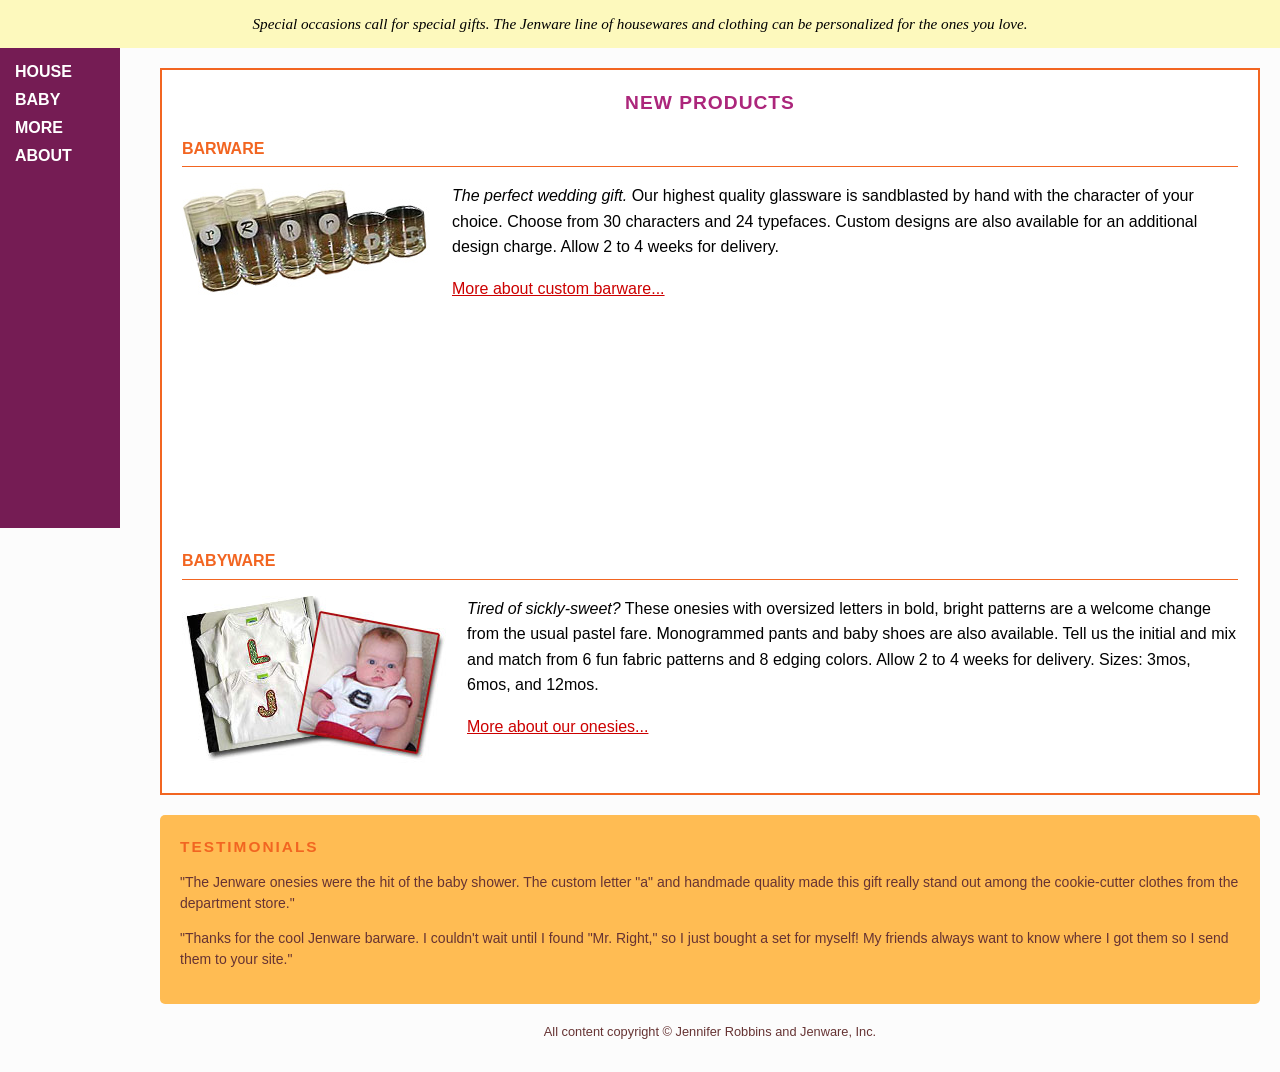
<file: ex06/jenware.html>
<!DOCTYPE html>
<html lang="vi">
<head>
<meta charset="utf-8">
<title>Jenware | Personalized Gifts</title>
<style type="text/css">
body {
  font-family: Verdana, Geneva, sans-serif;
  font-size: 100%;
  background-color: #fcfcfc;
  margin: 0;
  padding: 0;
}

/* link styles */
a:link { color: #C00; text-decoration: underline; }
a:visited { color: #921A66; }
a:focus { color: #921A66; }
a:hover { color: #921A66; }
a:active { color: #F00; }

/* Khối giới thiệu màu vàng nhạt chạy ngang ở trên cùng */
#intro { 
  text-align: center; 
  background-color: #fdf9bd;
  padding: 10px 20px;
}
#intro .brand-header h1 {
  margin: 10px 0;
}
#intro h2 {
  font-size: 1.2em;
  text-transform: uppercase;
  letter-spacing: .2em;
  color: #f26521;
  display: none; /* Ẩn chữ phụ nếu trong ảnh mẫu không dùng đến */
}
#intro p {
  font-family: Georgia, "Times New Roman", Times, serif;
  font-style: italic;
  font-size: 0.95em;
  margin: 5px 0;
}

/* Menu dọc màu tím sẫm nằm bên trái */
#nav { 
  background-color: #751c54; 
  width: 120px;
  float: left;
  padding: 15px 0;
  min-height: 450px; /* Tăng chiều cao để đẩy menu dài xuống tương tự như ảnh */
}
#nav ul { 
  list-style: none; 
  padding: 0; 
  margin: 0; 
} 
#nav ul li { 
  text-transform: uppercase; 
  display: block; 
  margin-bottom: 10px;
  padding-left: 15px;
}
#nav ul a:link, #nav ul a:visited { color: #fff; text-decoration: none; font-weight: bold; }
#nav ul a:focus, #nav ul a:hover { color: #fc6; }
#nav ul a:active { color: #F00; }

/* Vùng chứa toàn bộ nội dung chính dạt sang bên phải menu */
#content {
  margin-left: 140px;
  padding: 20px;
}

/* Khối danh sách sản phẩm có đường viền màu cam bao quanh */
#products {
  background-color: #FFF;
  line-height: 1.6em;
  border: 2px solid #f26521; /* Viền cam chạy bao quanh khối sản phẩm như ảnh mẫu */
  padding: 20px;
  margin-bottom: 20px;
}
#products h2 {
  font-size: 1.2em;
  color: #ac267b; /* Chữ NEW PRODUCTS màu tím hồng chuẩn xác */
  text-align: center;
  text-transform: uppercase;
  margin-top: 0;
  letter-spacing: 1px;
}
#products h3 {
  font-size: 1em;
  text-transform: uppercase;
  color: #F26521;
  border-bottom: 1px solid #f26521; /* Đường gạch cam dưới tiêu đề Barware & Babyware */
  padding-bottom: 5px;
  margin-top: 20px;
}
#products img {
  float: left;       /* Giúp ảnh đẩy sang bên trái */
  margin-right: 20px; /* Tạo khoảng trống giữa ảnh và chữ */
  margin-bottom: 10px;
}
#products p {
  margin-bottom: 15px;
}

/* Khối nhận xét khách hàng màu vàng cam đậm phía dưới */
#testimonials {
  background-color: #ffbc53;
  font-size: .875em;
  line-height: 1.5;
  color: #663333;
  padding: 20px;
  border-radius: 5px;
}
#testimonials h2 {
  font-size: 1.1em;
  text-transform: uppercase;
  color: #F26521;
  letter-spacing: 2px;
  margin-top: 0;
}

/* Kỹ thuật xóa tràn (Clearfix) để ảnh không đè lên bố cục bên dưới */
.clear {
  clear: both;
}
p#copyright {
  color: #663333; 
  font-size: .8em;
  text-align: center;
  margin-top: 20px;
  clear: both;
}
</style>
</head>

<body>
<div id="intro">
  <p>Special occasions call for special gifts. The Jenware line of housewares and clothing can be personalized for the ones you love. </p>
</div>

<div id="nav">
  <ul>
    <li><a href="">HOUSE</a></li>
    <li><a href="">BABY</a></li>
    <li><a href="">MORE</a></li>
    <li><a href="">ABOUT</a></li>
  </ul>
</div>

<div id="content">
  
  <div id="products">
    <h2>New Products</h2>
    
    <h3>Barware</h3>
    <img src="images/glasses.jpg" alt="photo of glasses decorated with the letter R">
    <p><em>The perfect wedding gift.</em> Our highest quality glassware is sandblasted by hand with the character of your choice. Choose from 30 characters and 24 typefaces. Custom designs are also available for an additional design charge. Allow 2 to 4 weeks for delivery. </p>
    <p><a href="#">More about custom barware...</a> </p>
    <div class="clear"></div> <h3>Babyware</h3>
    <img src="images/shirts.jpg" alt="photos of shirts personalized with initial letters">
    <p><em>Tired of sickly-sweet?</em> These onesies with oversized letters in bold, bright patterns are a welcome change from the usual pastel fare. Monogrammed pants and baby shoes are also available. Tell us the initial and mix and match from 6 fun fabric patterns and 8 edging colors. Allow 2 to 4 weeks for delivery. Sizes: 3mos, 6mos, and 12mos.</p>
    <p><a href="#">More about our onesies...</a> </p>
    <div class="clear"></div> </div>

  <div id="testimonials">
    <h2>Testimonials</h2>
    <p>&quot;The Jenware onesies were the hit of the baby shower. The custom letter &quot;a&quot; and handmade quality made this gift really stand out among the cookie-cutter clothes from the department store.&quot;</p>
    <p>&quot;Thanks for the cool Jenware barware. I couldn't wait until I found &quot;Mr. Right,&quot; so I just bought a set for myself! My friends always want to know where I got them so I send them to your site.&quot; </p>
  </div>
  
  <p id="copyright">All content copyright &copy; Jennifer Robbins and Jenware, Inc. </p>
</div>
</body>
</html>
</file>
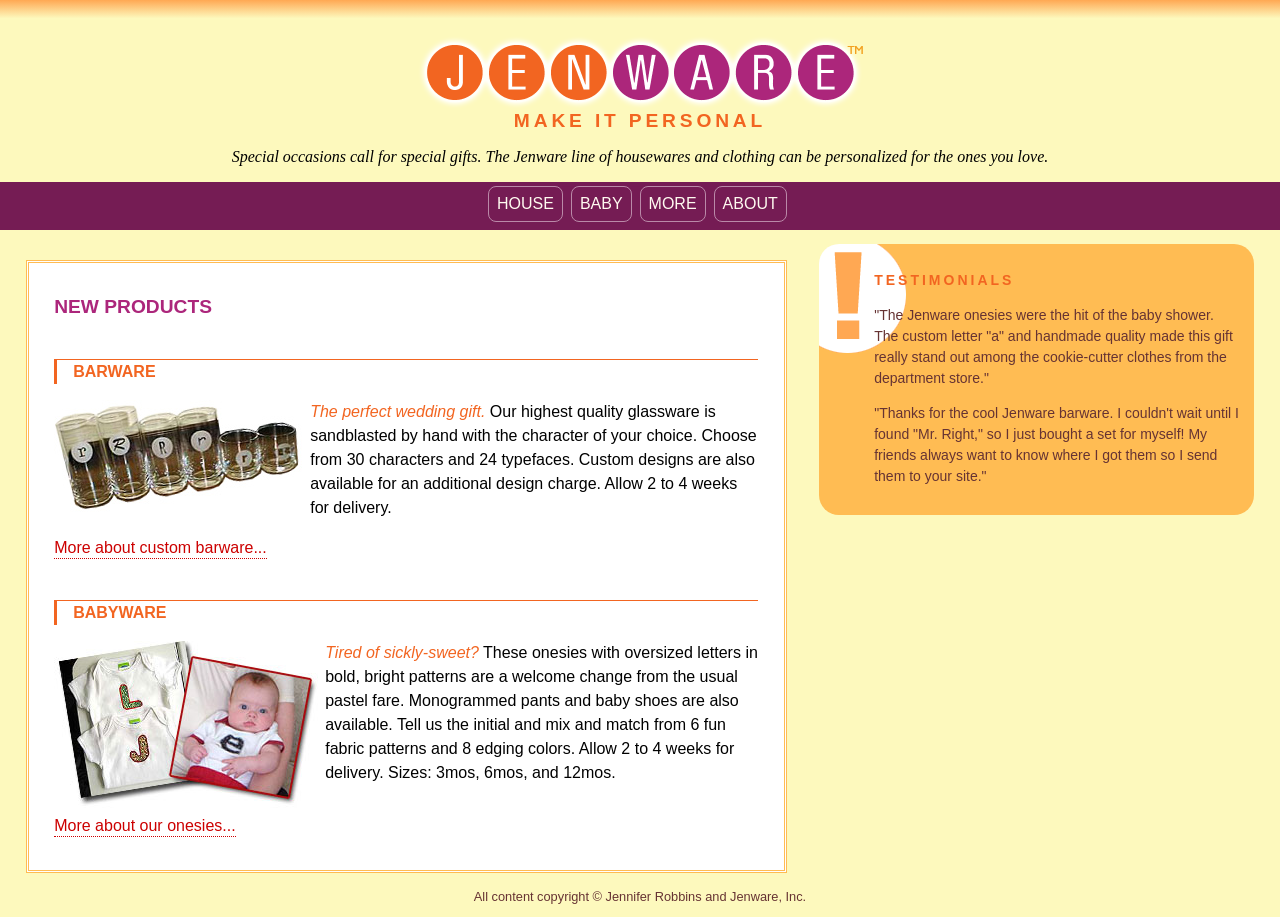
<file: 2026-06-15 ex07/2026-06-08 ex07/ex07/jenware.html>
<!DOCTYPE html>
<html>
<head>
<meta http-equiv="Content-Type" content="text/html; charset=iso-8859-1">
<title>Jenware | Personalized Gifts</title>
<style type="text/css">
body {
  font-family: Verdana, Geneva, sans-serif;
  font-size: 100%;
/* background gradient at top of page, from http://www.colorzilla.com/gradient-editor/ */
  background: -moz-linear-gradient(top,  #ffa853 0%, #fdf9bd 2%);
  background: -webkit-gradient(linear, left top, left bottom, color-stop(0%,#ffa853),color-stop(2%,#fdf9bd));
  background: -webkit-linear-gradient(top,  #ffa853 0%,#fdf9bd 2%);
  background: -o-linear-gradient(top,  #ffa853 0%,#fdf9bd 2%);
  background: -ms-linear-gradient(top,  #ffa853 0%,#fdf9bd 2%);
  background: linear-gradient(top,  #ffa853 0%,#fdf9bd 2%);
  filter: progid:DXImageTransform.Microsoft.gradient( startColorstr='#ffa853', endColorstr='#fdf9bd',GradientType=0 );
  background-repeat: repeat-x;
  background-color: #fdf9bd; /* Old browsers */
  margin: 0;
}

/* link styles */

a {
	text-decoration: none;
	border-bottom: 1px dotted;
	padding-bottom: .1em;
}
a:link {
    color: #C00;
  }
a:visited {
    color: #921A66;
  }
a:focus {
	color: #921A66;
}
a:hover {
    color: #921A66;
  }
a:active {
	color:#F00;
}


/* styles for the intro section */
#intro {
	text-align: center;
	margin: 2em 0 1em;
}
#intro h1 {
	margin-bottom: 0;
}
#intro h2 {
	font-size: 1.2em;
	text-transform: uppercase;
	letter-spacing: .2em;
	color: #f26521;
	margin-top: -10px;
}
#intro p {
	font-family: Georgia, "Times New Roman", Times, serif;
	font-style: italic;
	margin: 1em;
}



/* styles for navigation */
#nav {
	background-color: #751c54;
	height: 3em;
}
#nav ul {
	list-style:none;
	padding: 0;
	margin: 0 auto; 	
    width: 19.5em; 
} 
#nav ul li {
	font-weight: normal;
    text-transform: uppercase;
	float: left;
}
#nav ul li a { 	
  display: block; 	
  padding: .5em; 	
  border: 1px solid #ba89a8; 
  border-radius: .5em;	
  margin: .25em; 
}  

#nav ul a:link {
    color: #fff;
  }
#nav ul a:visited {
    color: floralwhite;
  }
#nav ul a:focus {
	color:#FC6
	border-color: #fff; 
}
#nav ul a:hover {
    color: #fc6;
	border-color: #fff; 
  }
#nav ul a:active {
	color:#F00;
}
	
/* styles for the products section */

#products {
  background-color: #FFF;
  line-height: 1.5em;
  padding: 1em 2%;
  border: double #FFBC53;
  margin: 1em 2%;
  clear: both;
  width: 55%;
  float: left;
  }

#products h2 {
  font-size: 1.2em;
  color: #ac267b;
  text-align: left;
  text-transform: uppercase;
  }
#products h3 {
  font-size: 1em;
  text-transform: uppercase;
  color: #F26521;
  border-top: 1px solid;
  border-left: 3px solid;
  padding-left: 1em;
  margin-top: 2.5em;
}

#products img {
  float: left;
  margin: 0 6px 6px 0;
}

#products .more {
  clear: left;
}


/* styles for the testimonials box */

#testimonials {
  background: #FFBC53 url(images/ex-circle-corner.gif) no-repeat left top;
  color: #633;
  font-size: .875em;
  line-height: 1.5;  
  padding: 1em;
  padding-left: 55px;
  -moz-border-radius: 20px;
  border-radius: 20px;
  margin: 1em 2% 1em 64%;
  }
  
#testimonials h2 {
  font-size: 1em;
  text-transform: uppercase;
  color: #F26521;
  letter-spacing: 3px;
  }


/* miscellaneous styles */
  
em { 
  color: #F26521;
  }
  
p#copyright {
  color:#663333; 
  font-size: .8em;
  text-align: center;
  clear: left;
  }


	
	
</style>

</head>

<body>
<div id="intro">
  <hgroup>
  <h1><img src="images/jenware_logo.png" alt="Jenware"></h1>
  <h2>Make It Personal</h2>
  </hgroup>
  
<p>Special occasions call for special gifts. The Jenware line of housewares and clothing can be personalized for the ones you love. </p>
</div>

<div id="nav">
<ul>
<li><a href="">House</a></li>
<li><a href="">Baby</a></li>
<li><a href="">More</a></li>
<li><a href="">About</a></li>
</ul>
</div>

<div id="content">
<div id="products">
  <h2>New Products</h2>
  <h3>Barware</h3>
<p><img src="images/glasses.jpg" alt="photo of glasses decorated with the letter R"></p>
<p><em>The perfect wedding gift.</em> Our highest quality glassware is sandblasted by hand with the character of your choice. Choose from 30 characters and 24 typefaces. Custom designs are also available for an additional design charge. Allow 2 to 4 weeks for delivery. </p>
<p class="more"><a href="#">More about custom barware...</a> </p>


<h3>Babyware</h3>
<p><img src="images/shirts.jpg" alt="photos of shirts personalized with initial letters"></p>
<p><em>Tired of sickly-sweet?</em> These onesies with oversized letters in bold, bright patterns are a welcome change from the usual pastel fare. Monogrammed pants and baby shoes are also available. Tell us the initial and mix and match from 6 fun fabric patterns and 8 edging colors. Allow 2 to 4 weeks for delivery. Sizes: 3mos, 6mos, and 12mos.</p>
<p class="more"><a href="#">More about our onesies...</a> </p>

</div>


<div id="testimonials">
  <h2>Testimonials</h2>
  <p>&quot;The Jenware onesies were the hit of the baby shower. The custom letter &quot;a&quot; and handmade quality made this gift really stand out among the cookie-cutter clothes from the department store.&quot;</p>
  <p>&quot;Thanks for the cool Jenware barware. I couldn't wait until I found &quot;Mr. Right,&quot; so I just bought a set for myself! My friends always want to know where I got them so I send them to your site.&quot; </p>
</div>
<p>&nbsp;</p>
<p id="copyright">All content copyright &copy; Jennifer Robbins and Jenware, Inc. </p>

<!-- end #content -->
</body>
</html>
</file>
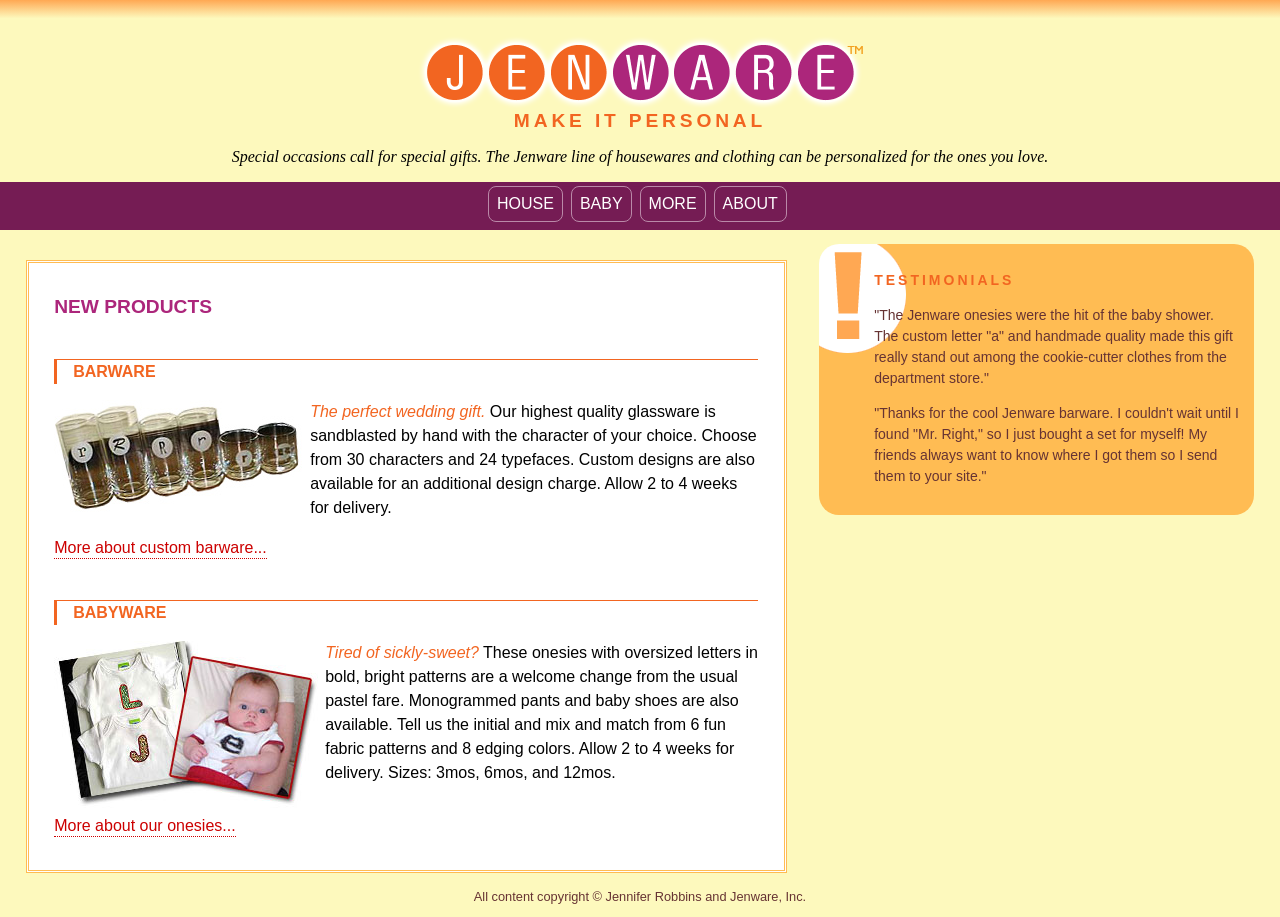
<file: 2026-06-15 ex07/2026-06-08 ex07/ex07/jenware_float.html>
<!DOCTYPE html><html><head><meta http-equiv="Content-Type" content="text/html; charset=iso-8859-1"><title>Jenware | Personalized Gifts</title><style type="text/css">body {  font-family: Verdana, Geneva, sans-serif;  font-size: 100%;/* background gradient at top of page, from http://www.colorzilla.com/gradient-editor/ */  background: -moz-linear-gradient(top,  #ffa853 0%, #fdf9bd 2%);  background: -webkit-gradient(linear, left top, left bottom, color-stop(0%,#ffa853),color-stop(2%,#fdf9bd));  background: -webkit-linear-gradient(top,  #ffa853 0%,#fdf9bd 2%);  background: -o-linear-gradient(top,  #ffa853 0%,#fdf9bd 2%);  background: -ms-linear-gradient(top,  #ffa853 0%,#fdf9bd 2%);  background: linear-gradient(top,  #ffa853 0%,#fdf9bd 2%);  filter: progid:DXImageTransform.Microsoft.gradient( startColorstr='#ffa853', endColorstr='#fdf9bd',GradientType=0 );  background-repeat: repeat-x;  background-color: #fdf9bd; /* Old browsers */  margin: 0;}/* link styles */a {	text-decoration: none;	border-bottom: 1px dotted;	padding-bottom: .1em;}a:link {    color: #C00;  }a:visited {    color: #921A66;  }a:focus {	color: #921A66;}a:hover {    color: #921A66;  }a:active {	color:#F00;}/* styles for the intro section */#intro {	text-align: center;	margin: 2em 0 1em;}#intro h1 {	margin-bottom: 0;}#intro h2 {	font-size: 1.2em;	text-transform: uppercase;	letter-spacing: .2em;	color: #f26521;	margin-top: -10px;}#intro p {	font-family: Georgia, "Times New Roman", Times, serif;	font-style: italic;	margin: 1em;}/* styles for navigation */#nav {	background-color: #751c54;	height: 3em;}#nav ul {	list-style:none;	padding: 0;	margin: 0 auto; 	    width: 19.5em; } #nav ul li {	font-weight: normal;    text-transform: uppercase;	float: left;}#nav ul li a { 	  display: block; 	  padding: .5em; 	  border: 1px solid #ba89a8;   border-radius: .5em;	  margin: .25em; }  #nav ul a:link {    color: #fff;  }#nav ul a:visited {    color: #fff;  }#nav ul a:focus {	color:#FC6	border-color: #fff; }#nav ul a:hover {    color: #fc6;	border-color: #fff;   }#nav ul a:active {	color:#F00;}	/* styles for the products section */#products {  background-color: #FFF;  line-height: 1.5em;  padding: 1em 2%;  border: double #FFBC53;  margin: 1em 2%;  clear: both;  width: 55%;  float: left;  }#products h2 {  font-size: 1.2em;  color: #ac267b;  text-align: left;  text-transform: uppercase;  }#products h3 {  font-size: 1em;  text-transform: uppercase;  color: #F26521;  border-top: 1px solid;  border-left: 3px solid;  padding-left: 1em;  margin-top: 2.5em;}#products img {  float: left;  margin: 0 6px 6px 0;}#products .more {  clear: left;}/* styles for the testimonials box */#testimonials {  background: #FFBC53 url(images/ex-circle-corner.gif) no-repeat left top;  color: #633;  font-size: .875em;  line-height: 1.5;    padding: 1em;  padding-left: 55px;  -moz-border-radius: 20px;  border-radius: 20px;  margin: 1em 2% 1em 64%;  }  #testimonials h2 {  font-size: 1em;  text-transform: uppercase;  color: #F26521;  letter-spacing: 3px;  }/* miscellaneous styles */  em {   color: #F26521;  }  p#copyright {  color:#663333;   font-size: .8em;  text-align: center;  clear: left;  }		</style></head><body><div id="intro">  <hgroup>  <h1><img src="images/jenware_logo.png" alt="Jenware"></h1>  <h2>Make It Personal</h2>  </hgroup>  <p>Special occasions call for special gifts. The Jenware line of housewares and clothing can be personalized for the ones you love. </p></div><div id="nav"><ul><li><a href="">House</a></li><li><a href="">Baby</a></li><li><a href="">More</a></li><li><a href="">About</a></li></ul></div><div id="content"><div id="products">  <h2>New Products</h2>  <h3>Barware</h3><p><img src="images/glasses.jpg" alt="photo of glasses decorated with the letter R"></p><p><em>The perfect wedding gift.</em> Our highest quality glassware is sandblasted by hand with the character of your choice. Choose from 30 characters and 24 typefaces. Custom designs are also available for an additional design charge. Allow 2 to 4 weeks for delivery. </p><p class="more"><a href="#">More about custom barware...</a> </p><h3>Babyware</h3><p><img src="images/shirts.jpg" alt="photos of shirts personalized with initial letters"></p><p><em>Tired of sickly-sweet?</em> These onesies with oversized letters in bold, bright patterns are a welcome change from the usual pastel fare. Monogrammed pants and baby shoes are also available. Tell us the initial and mix and match from 6 fun fabric patterns and 8 edging colors. Allow 2 to 4 weeks for delivery. Sizes: 3mos, 6mos, and 12mos.</p><p class="more"><a href="#">More about our onesies...</a> </p></div><div id="testimonials">  <h2>Testimonials</h2>  <p>&quot;The Jenware onesies were the hit of the baby shower. The custom letter &quot;a&quot; and handmade quality made this gift really stand out among the cookie-cutter clothes from the department store.&quot;</p>  <p>&quot;Thanks for the cool Jenware barware. I couldn't wait until I found &quot;Mr. Right,&quot; so I just bought a set for myself! My friends always want to know where I got them so I send them to your site.&quot; </p></div><p>&nbsp;</p><p id="copyright">All content copyright &copy; Jennifer Robbins and Jenware, Inc. </p><!-- end #content --></body></html>
</file>
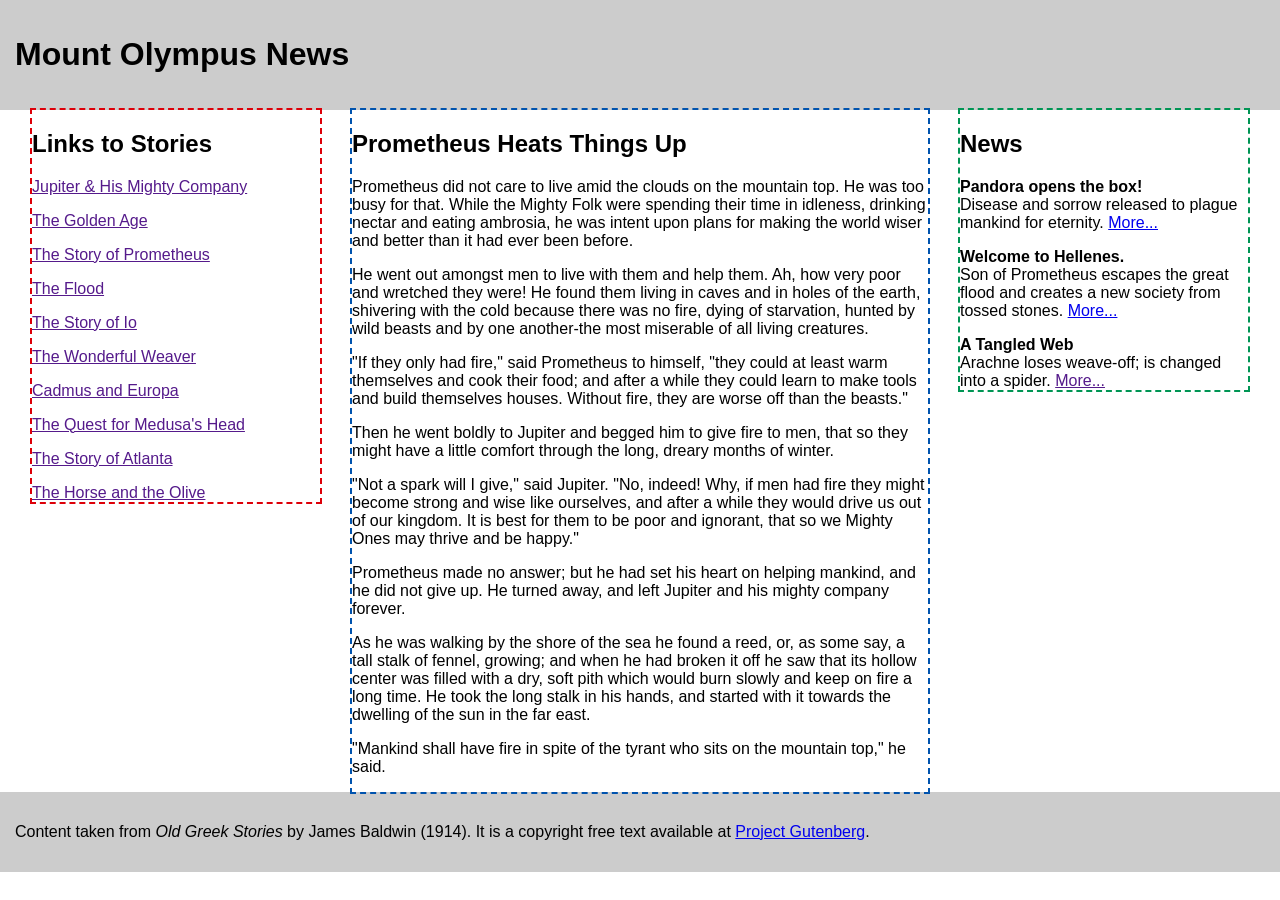
<file: 2026-06-15 ex07/2026-06-08 ex07/ex07/mountolympus-ex1.html>
<!DOCTYPE html PUBLIC "-//W3C//DTD XHTML 1.0 Strict//EN"   "http://www.w3.org/TR/xhtml1/DTD/xhtml1-strict.dtd"><html xmlns="http://www.w3.org/1999/xhtml" lang="en" xml:lang="en"><head><title>Mount Olympus News</title><style type="text/css">#header {	background-color: #CCC; 	padding: 15px;}#links {	float: left;	width: 22.5%;	margin: 0 0 0 2.5%;	outline: 2px dashed #dd0009;}#main {	float: left;	width: 45%;	margin: 0 2.5%;	outline: 2px dashed #0053ae;	 }	 #news {	float: left;	width: 22.5%;	margin: 0 2.5% 0 0;	outline: 2px dashed #009554;}#footer {	clear: left; /* starts the footer below the floated content */	padding: 15px;	background: #CCC;}body {	font-family: verdana, sans-serif; 	/* font-size: small; */	margin: 0;	padding: 0;}ul {	list-style: none;	margin: 0;	padding: 0;}li {	margin-top: 1em;	}</style></head><body><div id="header">  <h1>Mount Olympus News</h1></div><div id="links"><h2>Links to Stories</h2><ul id="stories"><li><a href="">Jupiter & His Mighty Company</a></li><li><a href="">The Golden Age</a></li><li><a href="">The Story of Prometheus</a></li><li><a href="">The Flood</a></li><li><a href="">The Story of Io</a></li><li><a href="">The Wonderful Weaver</a></li><li><a href="">Cadmus and Europa</a></li><li><a href="">The Quest for Medusa's Head</a></li><li><a href="">The Story of Atlanta</a></li><li><a href="">The Horse and the Olive</a></li></ul></div><div id="main">  <h2>Prometheus Heats Things Up</h2>    <p>Prometheus did not care to live amid the clouds on the mountain top. He was too    busy for that. While the Mighty Folk were spending their time in idleness, drinking    nectar and eating ambrosia, he was intent upon plans for making the world wiser and    better than it had ever been before.</p>    <p>He went out amongst men to live with them and help them. Ah, how very poor and wretched they were! He found    them living in caves and in holes of the earth, shivering with the cold because there    was no fire, dying of starvation, hunted by wild beasts and by one another-the most    miserable of all living creatures.</p>    <p>"If they only had fire," said Prometheus to himself, "they could at least warm    themselves and cook their food; and after a while they could learn to make tools and    build themselves houses. Without fire, they are worse off than the beasts."</p>   <p>Then he went boldly to Jupiter and begged him to give fire to men, that so they    might have a little comfort through the long, dreary months of winter.</p>    <p>"Not a spark will I give," said Jupiter. "No, indeed! Why, if men had fire they    might become strong and wise like ourselves, and after a while they would drive us    out of our kingdom. It    is best for them to be poor and ignorant, that so we Mighty Ones may thrive and be    happy."</p>    <p>Prometheus made no answer; but he had set his heart on helping mankind, and he did    not give up. He turned away, and left Jupiter and his mighty company forever.</p>    <p>As he was walking by the shore of the sea he found a reed, or, as some say, a tall    stalk of fennel, growing; and when he had broken it off he saw that its hollow center    was filled with a dry, soft pith which would burn slowly and keep on fire a long    time. He took the long stalk in his hands, and started with it towards the dwelling    of the sun in the far east.</p>    <p>"Mankind shall have fire in spite of the tyrant who sits on the mountain top," he    said.</p>    <!-- <p>He reached the place of the sun in the early morning just as the glowing, golden    orb was rising from the earth and beginning his daily journey through the sky. He    touched the end of the long reed to the flames, and the dry pith caught on fire and    burned slowly. He called some of the shivering men from their caves and built a fire for them,    and showed them how to warm themselves by it and how to build other fires from the    coals. Soon there was a cheerful blaze in every rude home in the land, and men and    women gathered round it and were warm and happy, and thankful to Prometheus for the    wonderful gift which he had brought to them from the sun.</p>    <p>It was not long until they learned to cook their food and so to eat like men    instead of like beasts. They began at once to leave off their wild and savage habits;    and instead of lurking in the dark places of the world, they came out into the open    air and the bright sunlight, and were glad because life had been given to them.</p> -->    </div> <div id="news"><h2>News</h2><ul><li><strong>Pandora opens the box!</strong><br /> Disease and sorrow released to plague mankind for eternity. <a href="foo">More...</a></li><li><strong>Welcome to Hellenes.</strong><br /> Son of Prometheus escapes the great flood and creates a new society from tossed stones. <a href="foo">More...</a></li><li><strong>A Tangled Web</strong><br /> Arachne loses weave-off; is changed into a spider. <a href="">More...</a></li></ul></div><div id="footer"><p>Content taken from <cite>Old Greek Stories</cite> by James Baldwin (1914). It is a copyright free text available at <a href="http://www.gutenberg.net/1/1/5/8/11582/">Project Gutenberg</a>.</div></body></html>
</file>
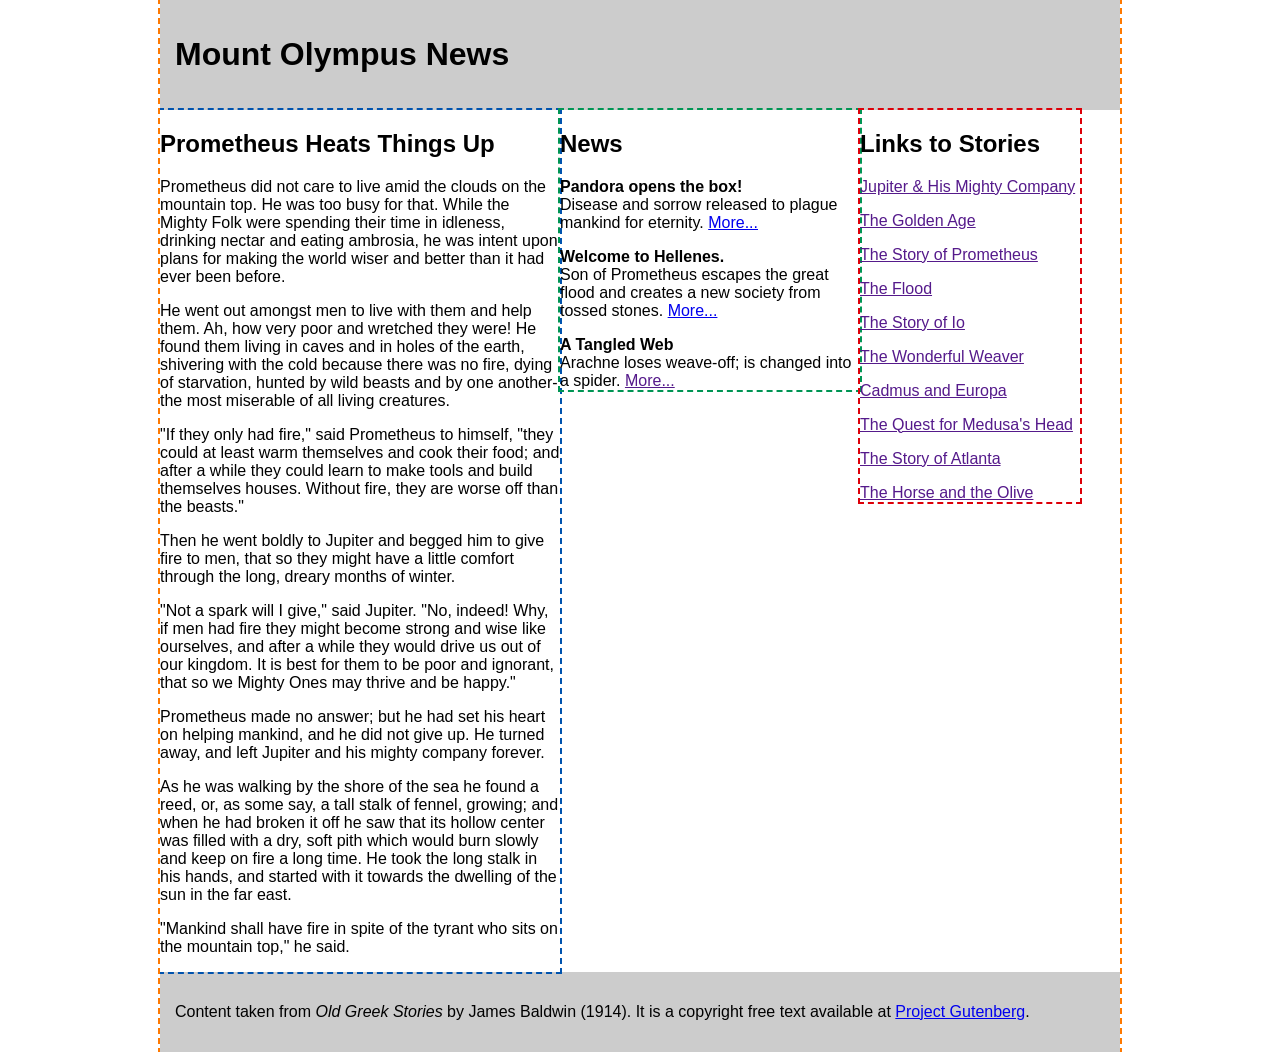
<file: 2026-06-15 ex07/2026-06-08 ex07/ex07/mountolympus-ex2.html>
<!DOCTYPE html PUBLIC "-//W3C//DTD XHTML 1.0 Strict//EN"   "http://www.w3.org/TR/xhtml1/DTD/xhtml1-strict.dtd"><html xmlns="http://www.w3.org/1999/xhtml" lang="en" xml:lang="en"><head><title>Mount Olympus News</title><style type="text/css">#header {	background-color: #CCC; 	padding: 15px;}#wrapper {	width: 960px;	margin: 0 auto;	outline: #ff7900 2px dashed;}#main {	float: left;	width: 400px;	margin-top: 0; 	margin-left:  ;	margin-right:  ;	outline: 2px dashed #0053ae;	display: inline;}#news {	float: left;	width: 300px;	margin-top: 0;    margin-left:  ;	outline: 2px dashed #009554;	}#links {	float: left;	width: 220px;	margin:  ;	outline: 2px dashed #dd0009;}#footer {	clear: left; /* starts the footer below the floated content */	padding: 15px;	background: #CCC;}body {	font-family: verdana, sans-serif; 	/* font-size: small; */	margin: 0;	padding: 0;}ul {	list-style: none;	margin: 0;	padding: 0;}li {	margin-top: 1em;	}</style></head><body><div id="wrapper"><div id="header">  <h1>Mount Olympus News</h1></div><div id="main">  <h2>Prometheus Heats Things Up</h2>    <p>Prometheus did not care to live amid the clouds on the mountain top. He was too    busy for that. While the Mighty Folk were spending their time in idleness, drinking    nectar and eating ambrosia, he was intent upon plans for making the world wiser and    better than it had ever been before.</p>    <p>He went out amongst men to live with them and help them. Ah, how very poor and wretched they were! He found    them living in caves and in holes of the earth, shivering with the cold because there    was no fire, dying of starvation, hunted by wild beasts and by one another-the most    miserable of all living creatures.</p>    <p>"If they only had fire," said Prometheus to himself, "they could at least warm    themselves and cook their food; and after a while they could learn to make tools and    build themselves houses. Without fire, they are worse off than the beasts."</p>   <p>Then he went boldly to Jupiter and begged him to give fire to men, that so they    might have a little comfort through the long, dreary months of winter.</p>    <p>"Not a spark will I give," said Jupiter. "No, indeed! Why, if men had fire they    might become strong and wise like ourselves, and after a while they would drive us    out of our kingdom. It    is best for them to be poor and ignorant, that so we Mighty Ones may thrive and be    happy."</p>    <p>Prometheus made no answer; but he had set his heart on helping mankind, and he did    not give up. He turned away, and left Jupiter and his mighty company forever.</p>    <p>As he was walking by the shore of the sea he found a reed, or, as some say, a tall    stalk of fennel, growing; and when he had broken it off he saw that its hollow center    was filled with a dry, soft pith which would burn slowly and keep on fire a long    time. He took the long stalk in his hands, and started with it towards the dwelling    of the sun in the far east.</p>    <p>"Mankind shall have fire in spite of the tyrant who sits on the mountain top," he    said.</p>    <!-- <p>He reached the place of the sun in the early morning just as the glowing, golden    orb was rising from the earth and beginning his daily journey through the sky. He    touched the end of the long reed to the flames, and the dry pith caught on fire and    burned slowly. He called some of the shivering men from their caves and built a fire for them,    and showed them how to warm themselves by it and how to build other fires from the    coals. Soon there was a cheerful blaze in every rude home in the land, and men and    women gathered round it and were warm and happy, and thankful to Prometheus for the    wonderful gift which he had brought to them from the sun.</p>    <p>It was not long until they learned to cook their food and so to eat like men    instead of like beasts. They began at once to leave off their wild and savage habits;    and instead of lurking in the dark places of the world, they came out into the open    air and the bright sunlight, and were glad because life had been given to them.</p> -->    </div> <div id="news"><h2>News</h2><ul><li><strong>Pandora opens the box!</strong><br /> Disease and sorrow released to plague mankind for eternity. <a href="foo">More...</a></li><li><strong>Welcome to Hellenes.</strong><br /> Son of Prometheus escapes the great flood and creates a new society from tossed stones. <a href="foo">More...</a></li><li><strong>A Tangled Web</strong><br /> Arachne loses weave-off; is changed into a spider. <a href="">More...</a></li></ul></div><div id="links"><h2>Links to Stories</h2><ul id="stories"><li><a href="">Jupiter & His Mighty Company</a></li><li><a href="">The Golden Age</a></li><li><a href="">The Story of Prometheus</a></li><li><a href="">The Flood</a></li><li><a href="">The Story of Io</a></li><li><a href="">The Wonderful Weaver</a></li><li><a href="">Cadmus and Europa</a></li><li><a href="">The Quest for Medusa's Head</a></li><li><a href="">The Story of Atlanta</a></li><li><a href="">The Horse and the Olive</a></li></ul></div><div id="footer"><p>Content taken from <cite>Old Greek Stories</cite> by James Baldwin (1914). It is a copyright free text available at <a href="http://www.gutenberg.net/1/1/5/8/11582/">Project Gutenberg</a>.</div></div> <!-- end of wrapper div --></body></html>
</file>
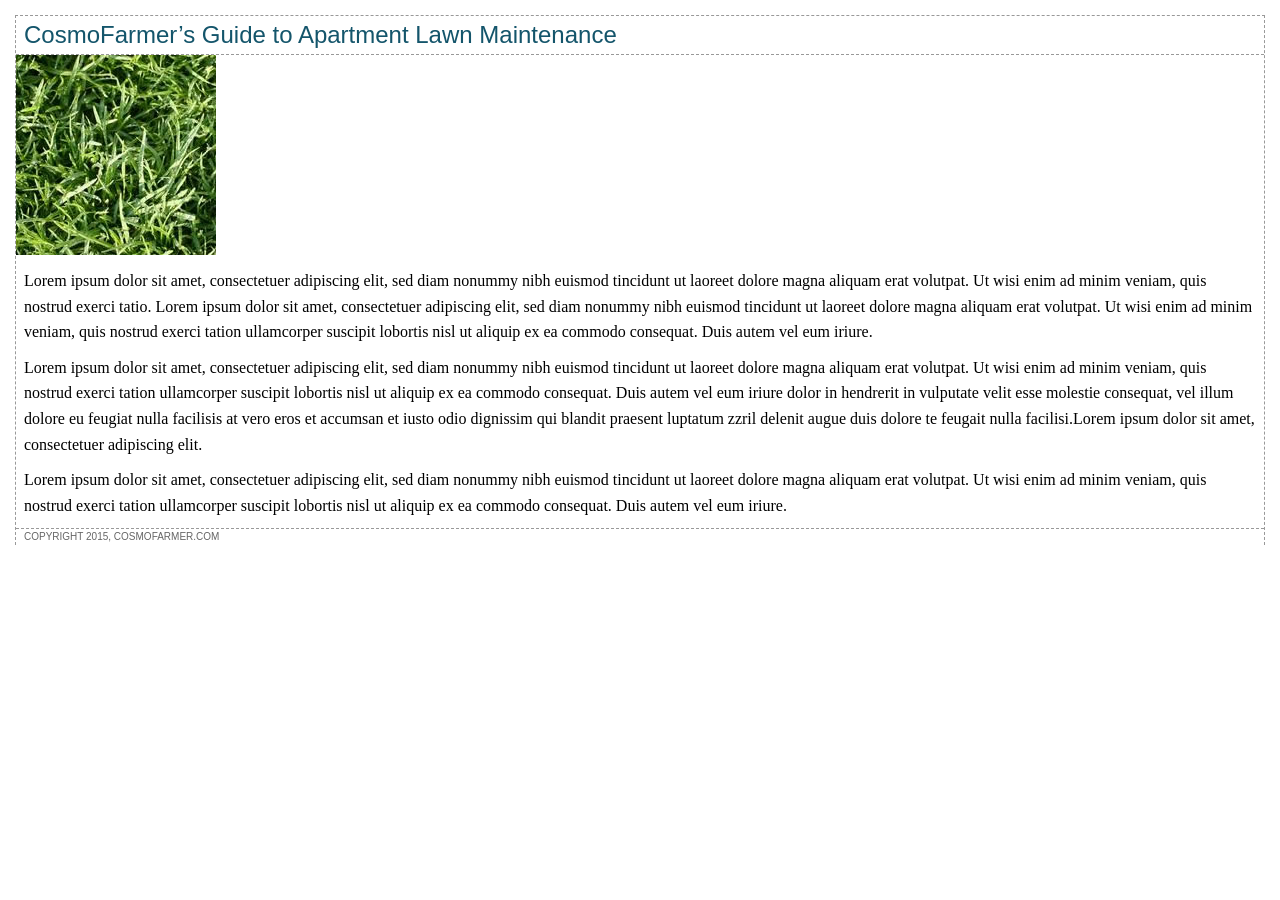
<file: 2026-06-15 ex07/2026-06-08 ex07/ex07/01_image_ex/image.html>
<!doctype html>
<html>
<head>
<meta charset="ISO-8859-1">
<title>Image</title>
<link href="styles.css" rel="stylesheet">
</head>

<body>
<div class="content">
<h1>CosmoFarmer&#8217;s Guide to Apartment Lawn Maintenance </h1>
<img src="../images/grass.jpg" alt="Apartment Grass" width="200" height="200">
<p>
Lorem ipsum dolor sit amet, consectetuer adipiscing elit, sed diam nonummy nibh euismod tincidunt ut laoreet dolore magna aliquam erat volutpat. Ut wisi enim ad minim veniam, quis nostrud exerci tatio. Lorem ipsum dolor sit amet, consectetuer adipiscing elit, sed diam nonummy nibh euismod tincidunt ut laoreet dolore magna aliquam erat volutpat. Ut wisi enim ad minim veniam, quis nostrud exerci tation ullamcorper suscipit lobortis nisl ut aliquip ex ea commodo consequat. Duis autem vel eum iriure.</p>
<p>Lorem ipsum dolor sit amet, consectetuer adipiscing elit, sed diam nonummy nibh euismod tincidunt ut laoreet dolore magna aliquam erat volutpat. Ut wisi enim ad minim veniam, quis nostrud exerci tation ullamcorper suscipit lobortis nisl ut aliquip ex ea commodo consequat. Duis autem vel eum iriure dolor in hendrerit in vulputate velit esse molestie consequat, vel illum dolore eu feugiat nulla facilisis at vero eros et accumsan et iusto odio dignissim qui blandit praesent luptatum zzril delenit augue duis dolore te feugait nulla facilisi.Lorem ipsum dolor sit amet, consectetuer adipiscing elit.</p>
<p>Lorem ipsum dolor sit amet, consectetuer adipiscing elit, sed diam nonummy nibh euismod tincidunt ut laoreet dolore magna aliquam erat volutpat. Ut wisi enim ad minim veniam, quis nostrud exerci tation ullamcorper suscipit lobortis nisl ut aliquip ex ea commodo consequat. Duis autem vel eum iriure.</p>
<p class="copyright">Copyright 2015, CosmoFarmer.com </p>
</div>
</body>
</html>
</file>
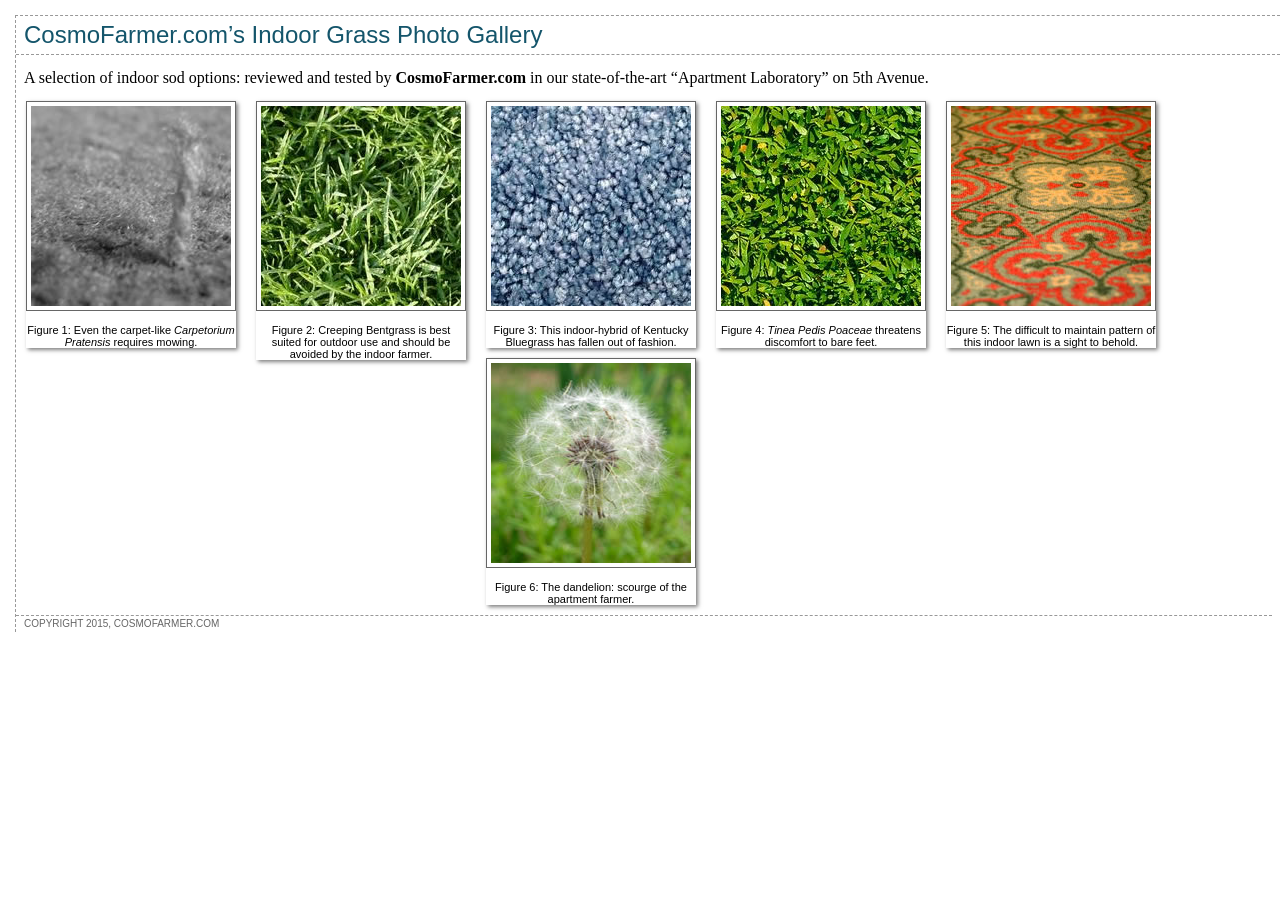
<file: 2026-06-15 ex07/2026-06-08 ex07/ex07/02_gallery_ex/gallery.html>
<!doctype html>
<html>
<head>
<meta charset="ISO-8859-1">
<title>CosmoFarmer Gallery</title>
<link href="styles.css" rel="stylesheet">
</head>
<body>
<div class="content">
  <h1>CosmoFarmer.com&#8217;s Indoor Grass Photo Gallery </h1>
  <p class="intro">A selection of indoor sod options: reviewed and tested by <strong>CosmoFarmer.com</strong> in our state-of-the-art &#8220;Apartment Laboratory&#8221; on 5th Avenue. </p>
  <div class="gallery">
    <figure>
       <img src="../images/carpet.jpg" alt="Carpet Grass" width="200" height="200">
      <figcaption>Figure 1: Even the carpet-like <em>Carpetorium Pratensis</em> requires mowing.</figcaption>
    </figure>
    <figure>
       <img src="../images/grass.jpg" alt="Bentgrass" width="200" height="200">
      <figcaption>Figure 2: Creeping Bentgrass is best suited for outdoor use and should be avoided by the indoor farmer.</figcaption>
    </figure>
    <figure>
       <img src="../images/bluegrass.jpg" alt="Bluegrass" width="200" height="200">
      <figcaption>Figure 3: This indoor-hybrid of Kentucky Bluegrass has fallen out of fashion. </figcaption>
    </figure>
    <figure>
       <img src="../images/leaves.jpg" alt="Leaves" width="200" height="200">
      <figcaption>Figure 4: <em>Tinea Pedis Poaceae</em> threatens discomfort to bare feet. </figcaption>
    </figure>
    <figure>
       <img src="../images/pattern.jpg" alt="Pattern Grass" width="200" height="200">
      <figcaption>Figure 5: The difficult to maintain pattern of this indoor lawn is a sight to behold. </figcaption>
    </figure>
    <figure>
       <img src="../images/dandelion.jpg" alt="Dandelion" width="200" height="200">
      <figcaption>Figure 6: The dandelion: scourge of the apartment farmer. </figcaption>
    </figure>
  </div>
  <p class="copyright">Copyright 2015, CosmoFarmer.com </p>
</div>
</body>
</html>
</file>
<file: ex06/main.css>
/* end reset browser styles */

/* ==========================================================================
   TUTORIAL: MARGINS, BACKGROUNDS, AND BORDERS
   ========================================================================== */

/* Bước 2: Thiết lập màu nền vàng chanh nhạt cho toàn bộ trang web */
html {
  background-color: rgb(253, 248, 171);
}

/* Bước 3, 4, 5: Định dạng khối thân trang (Body) nằm đè lên lớp html */
body {
  background-color: rgb(255, 255, 255);       /* Nền trắng che phủ nền vàng */
  border: 3px solid rgb(75, 75, 75);          /* Viền ngoài màu xám đậm 3px */
  box-shadow: 0 0 15px 5px rgba(44, 82, 100, .75); /* Đổ bóng hào quang xanh trong suốt */
  max-width: 760px;                           /* Giới hạn chiều rộng tối đa 760px */
  margin-top: 20px;                           /* Đẩy lề trên cách mép trình duyệt 20px */
  margin-left: auto;                          /* Tự động căn giữa trang bên trái */
  margin-right: auto;                         /* Tự động căn giữa trang bên phải */
  padding: 15px;                              /* Tạo khoảng đệm an toàn bên trong 15px */
}

/* ==========================================================================
   ADJUSTING THE SPACE AROUND TAGS
   ========================================================================== */

/* Bước 1, 2, 3, 4: Chỉnh sửa tiêu đề chính H1 và xử lý lề âm (Negative Margins) */
h1 {
  font-size: 2.75em;
  font-family: Georgia, "Times New Roman", Times, serif;
  font-weight: normal;
  text-align: center;
  letter-spacing: 1px;
  color: rgb(133, 161, 16);                 /* Chữ màu xanh lá cây */
  text-transform: uppercase;
  background-color: rgb(226, 235, 180);      /* Nền xanh lá nhạt phủ hết chiều ngang */
  padding: 5px 15px 2px 15px;                /* Đệm trên - phải - dưới - trái */
  margin: 0 -15px 20px -15px;                /* Sử dụng lề âm -15px để kéo dãn nền chạm viền xám */
}

/* Bước 5 & Bước 9: Định dạng các tiêu đề phụ H2 và ẩn đường kẻ tràn qua Float */
h2 {
  font-size: 1.5em;
  font-family: "Arial Narrow", Arial, Helvetica, sans-serif;
  color: rgb(249, 107, 24);                  /* Chữ màu cam */
  border-top: 2px dotted rgb(141, 165, 22);   /* Đường chấm đứt phía trên */
  border-bottom: 2px dotted rgb(141, 165, 22);/* Đường chấm đứt phía dưới */
  padding-top: 5px;
  padding-bottom: 5px;
  margin: 15px 0 5px 0;
  overflow: hidden;                          /* Khắc phục lỗi border chạy xuyên qua thanh bên */
}

/* ==========================================================================
   BUILDING A SIDEBAR
   ========================================================================== */

/* Bước 4, 5, 6, 7: Định dạng khung hộp chứa thanh bên nổi (Sidebar) */
.sidebar {
  width: 30%;                                /* Chiếm 30% độ rộng của vùng thân */
  float: right;                              /* Ép khối trôi dạt về phía bên phải */
  margin: 10px;                              /* Khoảng cách lề ngoài 10px */
  background-color: rgb(250, 235, 199);      /* Nền màu cam nhạt */
  padding: 10px 20px;                        /* Đệm trong giữ chữ không dính viền */
  border: 1px dotted rgb(252, 101, 18);      /* Viền chấm cam bao quanh mảnh 1px */
  border-top: 20px solid rgb(252, 101, 18);  /* Ghi đè viền trên dày 20px dạng khối đặc */
  border-radius: 10px;                       /* Bo tròn góc 10px cực mượt */
  box-shadow: 5px 5px 10px rgba(0, 0, 0, .5);/* Đổ bóng đổ khối tạo hiệu ứng nổi */
}

/* Bước 8: Selector con cháu - Reset lại định dạng h2 riêng tư bên trong Sidebar */
.sidebar h2 {
  border: none;                              /* Xóa bỏ 2 đường chấm đứt của h2 tổng */
  margin-top: 0;                             /* Triệt tiêu lề trên để không bị đẩy chữ xuống */
  padding: 0;                                /* Reset padding */
}
</file>
<file: 2026-06-15 ex07/2026-06-08 ex07/ex07/03_position_ex/styles.css>
/* reset browser styles */
html, body, div, span, object, iframe, h1, h2, h3, h4, h5, h6, p, blockquote, pre, a, abbr, acronym, address, big, cite, code, del, dfn, em, img, ins, kbd, q, s, samp,small, strike, strong, sub, sup, tt, var, b, u, i, center, dl, dt, dd, ol, ul, li, fieldset, form, label, legend,
table, caption, tbody, tfoot, thead, tr, th, td, article, aside, canvas, details, embed, 
figure, figcaption, footer, header, hgroup, menu, nav, output, ruby, section, summary,
time, mark, audio, video {
	margin: 0;
	padding: 0;
	border: 0;
	font-size: 100%;
	vertical-align: baseline;
}
article, aside, details, figcaption, figure, footer, header, hgroup, menu, nav, section {
	display: block;
}
body {
	line-height: 1.2;
}
ol { 
	padding-left: 1.4em;
	list-style: decimal;
}
ul {
	padding-left: 1.4em;
	list-style: square;
}
table {
	border-collapse: collapse;
	border-spacing: 0;
} 
/* end reset browser styles */

/* web fonts */

@font-face {
    font-family: 'Titillium';
    src: url('fonts/TitilliumText22L001-webfont.eot');
    src: url('fonts/TitilliumText22L001-webfont.eot?#iefix') format('embedded-opentype'),
         url('fonts/TitilliumText22L001-webfont.woff') format('woff'),
         url('fonts/TitilliumText22L001-webfont.ttf') format('truetype'),
         url('fonts/TitilliumText22L001-webfont.svg#TitilliumText22LThin') format('svg');
    font-weight: 100;
    font-style: normal;
}
@font-face {
    font-family: 'Titillium';
    src: url('fonts/TitilliumText22L003-webfont.eot');
    src: url('fonts/TitilliumText22L003-webfont.eot?#iefix') format('embedded-opentype'),
         url('fonts/TitilliumText22L003-webfont.woff') format('woff'),
         url('fonts/TitilliumText22L003-webfont.ttf') format('truetype'),
         url('fonts/TitilliumText22L003-webfont.svg#TitilliumText22LRegular') format('svg');
    font-weight: 400;
    font-style: normal;
}
@font-face {
    font-family: 'Titillium';
    src: url('fonts/TitilliumText22L005-webfont.eot');
    src: url('fonts/TitilliumText22L005-webfont.eot?#iefix') format('embedded-opentype'),
         url('fonts/TitilliumText22L005-webfont.woff') format('woff'),
         url('fonts/TitilliumText22L005-webfont.ttf') format('truetype'),
         url('fonts/TitilliumText22L005-webfont.svg#TitilliumText22LBold') format('svg');
    font-weight: 700;
    font-style: normal;
}
body {
	max-width: 1024px;
	margin: 0 auto;	
}
header h1 {
	font: 700 72px Titillium, Arial, sans-serif;
	color: rgb(232,113,35);
	text-shadow: 0 0 5px white,
	             3px 3px 5px rgba(0,0,0,.5);
}
nav ul {
	margin: 0;
	padding: 0;
	list-style-type: none;	
}
nav li {
	display: inline;	
}
nav a {
	display: inline-block;
	padding: 9px 20px 5px 20px;
	border-radius:20px;
	text-decoration: none;	
	font-family: Titillium, Arial, sans-serif;
	font-weight: 700;
	color: white;
	text-shadow: 2px 2px 4px rgba(0,0,0,1);
	text-transform:uppercase;
	font-size: .9em;
	letter-spacing: .1em;
	background-color: rgb(232,113,35);
	background: -webkit-linear-gradient(top, rgba(232,113,35,1),rgba(232,113,35,.5));
	background: -moz-linear-gradient(top, rgba(232,113,35,1),rgba(232,113,35,.5));
	background: -o-linear-gradient(top, rgba(232,113,35,1),rgba(232,113,35,.5));
	background: linear-gradient(top, rgba(232,113,35,1),rgba(232,113,35,.5));
	border: 1px solid rgb(232,113,35);
	margin-right: 5px;
}
figcaption strong {
	font-weight: 700;
	display: block;
}
footer .copyright {
	font-family: Titillium, Arial, sans-serif;
	font-weight: 700;
	color: white;
	margin: 0 auto;
	max-width: 1024px;
}

/* add tutorial styles here */
</file>
<file: 2026-06-15 ex07/2026-06-08 ex07/ex07/01_image_ex/styles.css>
/* reset browser styles */
html, body, div, span, object, iframe, h1, h2, h3, h4, h5, h6, p, blockquote, pre, a, abbr, acronym, address, big, cite, code, del, dfn, em, img, ins, kbd, q, s, samp,small, strike, strong, sub, sup, tt, var, b, u, i, center, dl, dt, dd, ol, ul, li, fieldset, form, label, legend,
table, caption, tbody, tfoot, thead, tr, th, td, article, aside, canvas, details, embed, 
figure, figcaption, footer, header, hgroup, menu, nav, output, ruby, section, summary,
time, mark, audio, video {
	margin: 0;
	padding: 0;
	border: 0;
	font-size: 100%;
	vertical-align: baseline;
}
article, aside, details, figcaption, figure, footer, header, hgroup, menu, nav, section {
	display: block;
}
body {
	line-height: 1.2;
}
ol { 
	padding-left: 1.4em;
	list-style: decimal;
}
ul {
	padding-left: 1.4em;
	list-style: square;
}
table {
	border-collapse: collapse;
	border-spacing: 0;
} 
/* end reset browser styles */

body {
	font-size: 62.5%;
}

.content {
	margin: 15px;
	border: 1px dashed #999;
	border-bottom: none;
}
h1 {
	font: normal 2.4em Verdana, Arial, Helvetica, sans-serif;
	border-bottom: 1px dashed #999;
	padding: 5px 0 5px 8px;
	color: #14556b;
}
p {
	font: 1.6em/160% Georgia, "Times New Roman", Times, serif;
	margin: 10px 8px;
}
.copyright {
	font-family: Verdana, Arial, Helvetica, sans-serif;
	font-size: 1em;
	text-transform: uppercase;
	color: #666666;
	margin: 0px;
	padding-left: 8px;
	border-top: 1px dashed #999;
	clear: both;
}
/* add your styles below here */
img.figure {
    float: right;
    margin: 10px;
    border: 1px solid #666;
    background-color: #CCC;
    padding: 10px;
  }
 figure {
    float: right;
    width: 222px;
    margin: 15px 10px 5px 10px;
  }
  figure img {
    border: 1px solid #666;
    background-color: #CCC;
    padding: 10px;
  }
  figcaption {
    font: bold 1em/normal Verdana, Arial, Helvetica, sans-serif;
    color: #333;
    text-align: center;
    background-image: linear-gradient(to bottom, #e6f3ff, white);
    border: 1px dashed #666;
    padding: 5px;
  }
</file>
<file: 2026-06-15 ex07/2026-06-08 ex07/ex07/02_gallery_ex/styles.css>
/* reset browser styles */
html, body, div, span, object, iframe, h1, h2, h3, h4, h5, h6, p, blockquote, pre, a, abbr, acronym, address, big, cite, code, del, dfn, em, img, ins, kbd, q, s, samp,small, strike, strong, sub, sup, tt, var, b, u, i, center, dl, dt, dd, ol, ul, li, fieldset, form, label, legend,
table, caption, tbody, tfoot, thead, tr, th, td, article, aside, canvas, details, embed, 
figure, figcaption, footer, header, hgroup, menu, nav, output, ruby, section, summary,
time, mark, audio, video {
	margin: 0;
	padding: 0;
	border: 0;
	font-size: 100%;
	vertical-align: baseline;
}
article, aside, details, figcaption, figure, footer, header, hgroup, menu, nav, section {
	display: block;
}
body {
	line-height: 1.2;
}
ol { 
	padding-left: 1.4em;
	list-style: decimal;
}
ul {
	padding-left: 1.4em;
	list-style: square;
}
table {
	border-collapse: collapse;
	border-spacing: 0;
} 
/* end reset browser styles */

body {
	font-size: 62.5%;
}
.content {
	margin-left: 15px;
	margin-top: 15px;
	border: 1px dashed #999;
	border-right: none;
	border-bottom: none;
}
p.caption {
	font-size: 1.3em;
	line-height: normal;
	margin-bottom: 15px;
}
.gallery .figure p {
	font-family: Arial, Helvetica, sans-serif;
	font-size: 1.1em;
	text-align: center;
	line-height: normal;
}


h1 {
	font: normal 2.4em Verdana, Arial, Helvetica, sans-serif;
	margin: 0;
	border-bottom: 1px dashed #999;
	padding: 5px 0 5px 8px;
	color: #14556b;
}
p {
	font: 1.6em/160% Georgia, "Times New Roman", Times, serif;
	margin: 10px 8px;
}
.copyright {
	font-family: Verdana, Arial, Helvetica, sans-serif;
	font-size: 1em;
	text-transform: uppercase;
	color: #666666;
	margin-left: 0px;
	padding-left: 8px;
	border-top: 1px dashed #999;
	clear: both;
}
figure{
	display: inline-block;
	vertical-align: top;
	float: left;
	width: 210px;
	margin: 0 10px 10px;
    box-shadow: 2px 2px 4px rgba(0,0,0,.5);
}
figure img{
	border:1px solid #666;
	background-color: #fff;
	padding: 4px;
}
figcaption{
	font: 1.1em Arial,Helvetica,sens-serif;
	text-align: center;
	margin: 10px 0 0 0;
}
</file>
